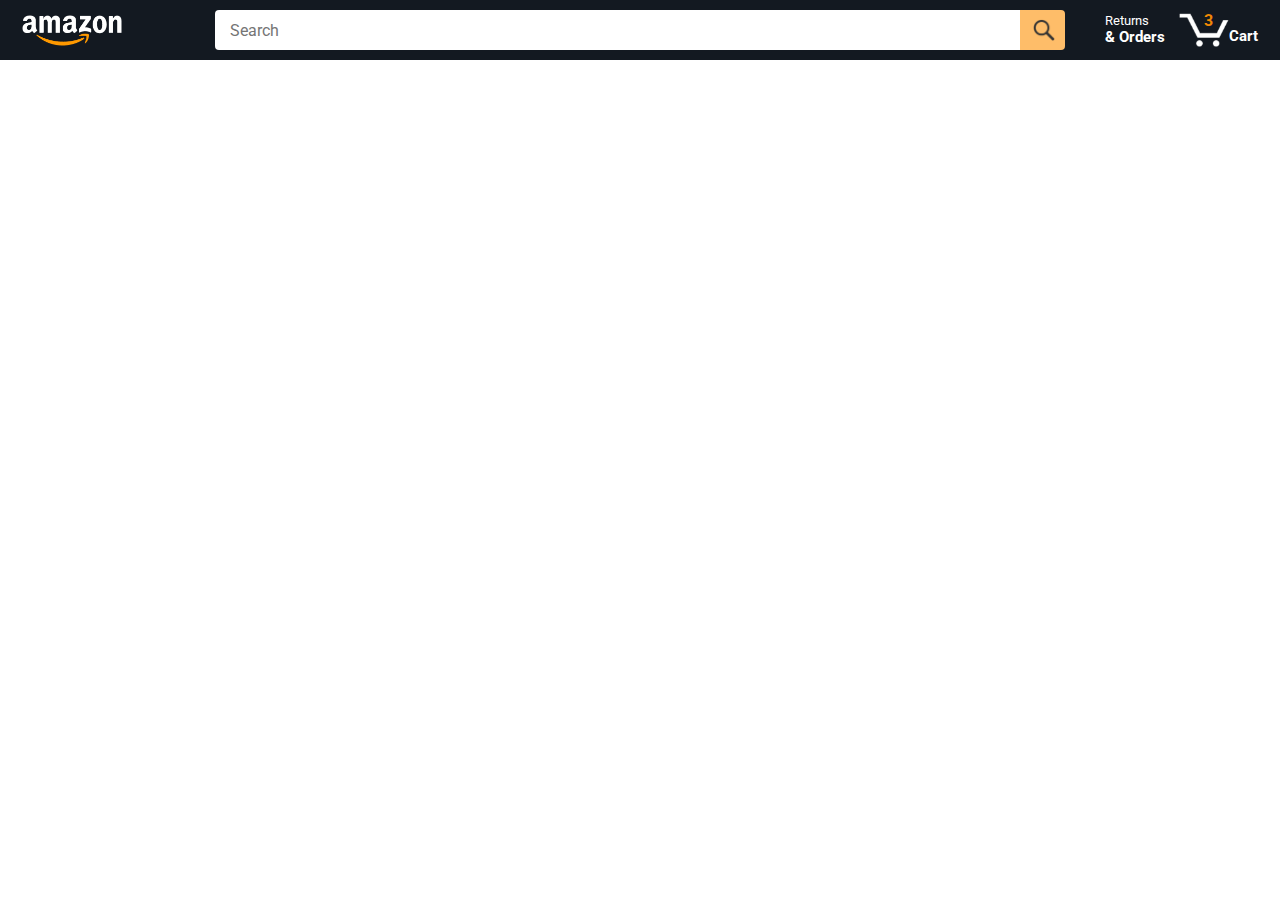
<file: index.html>
<!DOCTYPE html>
<html>
  <head>
    <title>Amazon Project</title>

    <!-- This code is needed for responsive design to work.
      (Responsive design = make the website look good on
      smaller screen sizes like a phone or a tablet). -->
    <meta name="viewport" content="width=device-width, initial-scale=1">
    x
    <!-- Load a font called Roboto from Google Fonts. -->
    <link rel="preconnect" href="https://fonts.googleapis.com">
    <link rel="preconnect" href="https://fonts.gstatic.com" crossorigin>
    <link href="https://fonts.googleapis.com/css2?family=Roboto:wght@400;500;700&display=swap" rel="stylesheet">

    <!-- Here are the CSS files for this page. -->
    <link rel="stylesheet" href="styles/shared/general.css">
    <link rel="stylesheet" href="styles/shared/amazon-header.css">
    <link rel="stylesheet" href="styles/pages/amazon.css">
  </head>
  <body>
    <div class="amazon-header">
      <div class="amazon-header-left-section">
        <a href="index.html" class="header-link">
          <img class="amazon-logo"
            src="images/amazon-logo-white.png">
          <img class="amazon-mobile-logo"
            src="images/amazon-mobile-logo-white.png">
        </a>
      </div>

      <div class="amazon-header-middle-section">
        <input class="search-bar" type="text" placeholder="Search">

        <button class="search-button">
          <img class="search-icon" src="images/icons/search-icon.png">
        </button>
      </div>

      <div class="amazon-header-right-section">
        <a class="orders-link header-link" href="orders.html">
          <span class="returns-text">Returns</span>
          <span class="orders-text">& Orders</span>
        </a>

        <a class="cart-link header-link" href="checkout.html">
          <img class="cart-icon" src="images/icons/cart-icon.png">
          <div class="cart-quantity js-cart-quantity"></div>
          <div class="cart-text">Cart</div>
        </a>
      </div>
    </div> 
    
    <div class="main">
      <div class="products-grid js-products-grid"><!---->
      </div>
    </div>

    <!--CREATING A MODULE
    1. Create a file
    2. Don't load the file with <script> 
      
      Modules are a better way to organize our code
      -->
    

    <script type="module" src="scripts/amazon.js"></script>
  </body>
</html>
</file>
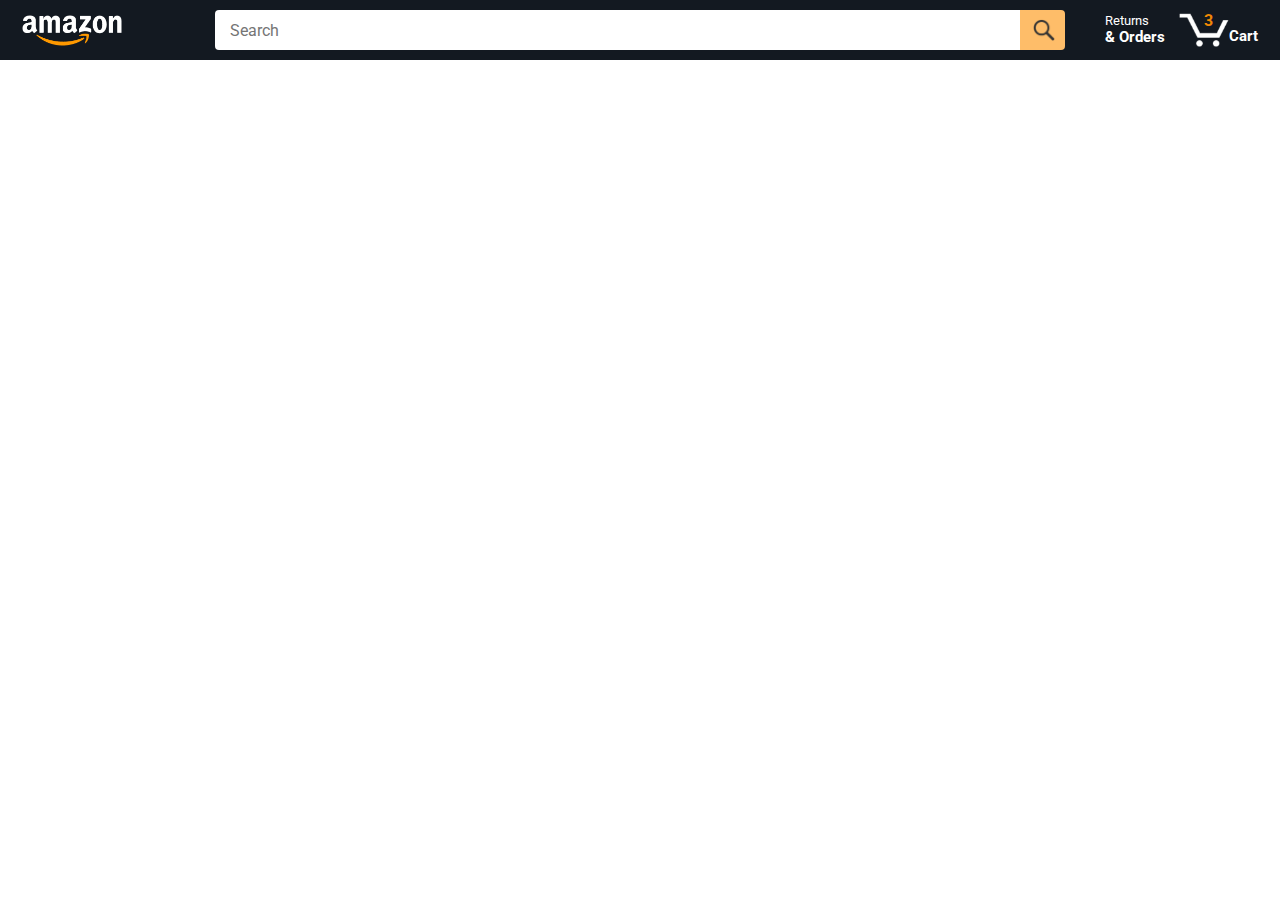
<file: amazon.html>
<!DOCTYPE html>
<html>
  <head>
    <title>Amazon Project</title>

    <!-- This code is needed for responsive design to work.
      (Responsive design = make the website look good on
      smaller screen sizes like a phone or a tablet). -->
    <meta name="viewport" content="width=device-width, initial-scale=1">

    <!-- Load a font called Roboto from Google Fonts. -->
    <link rel="preconnect" href="https://fonts.googleapis.com">
    <link rel="preconnect" href="https://fonts.gstatic.com" crossorigin>
    <link href="https://fonts.googleapis.com/css2?family=Roboto:wght@400;500;700&display=swap" rel="stylesheet">

    <!-- Here are the CSS files for this page. -->
    <link rel="stylesheet" href="styles/shared/general.css">
    <link rel="stylesheet" href="styles/shared/amazon-header.css">
    <link rel="stylesheet" href="styles/pages/amazon.css">
  </head>
  <body>
    <div class="amazon-header">
      <div class="amazon-header-left-section">
        <a href="amazon.html" class="header-link">
          <img class="amazon-logo"
            src="images/amazon-logo-white.png">
          <img class="amazon-mobile-logo"
            src="images/amazon-mobile-logo-white.png">
        </a>
      </div>

      <div class="amazon-header-middle-section">
        <input class="search-bar" type="text" placeholder="Search">

        <button class="search-button">
          <img class="search-icon" src="images/icons/search-icon.png">
        </button>
      </div>

      <div class="amazon-header-right-section">
        <a class="orders-link header-link" href="orders.html">
          <span class="returns-text">Returns</span>
          <span class="orders-text">& Orders</span>
        </a>

        <a class="cart-link header-link" href="checkout.html">
          <img class="cart-icon" src="images/icons/cart-icon.png">
          <div class="cart-quantity js-cart-quantity"></div>
          <div class="cart-text">Cart</div>
        </a>
      </div>
    </div> 
    
    <div class="main">
      <div class="products-grid js-products-grid"><!---->
      </div>
    </div>

    <!--CREATING A MODULE
    1. Create a file
    2. Don't load the file with <script> 
      
      Modules are a better way to organize our code
      -->
    

    <script type="module" src="scripts/amazon.js"></script>
  </body>
</html>
</file>
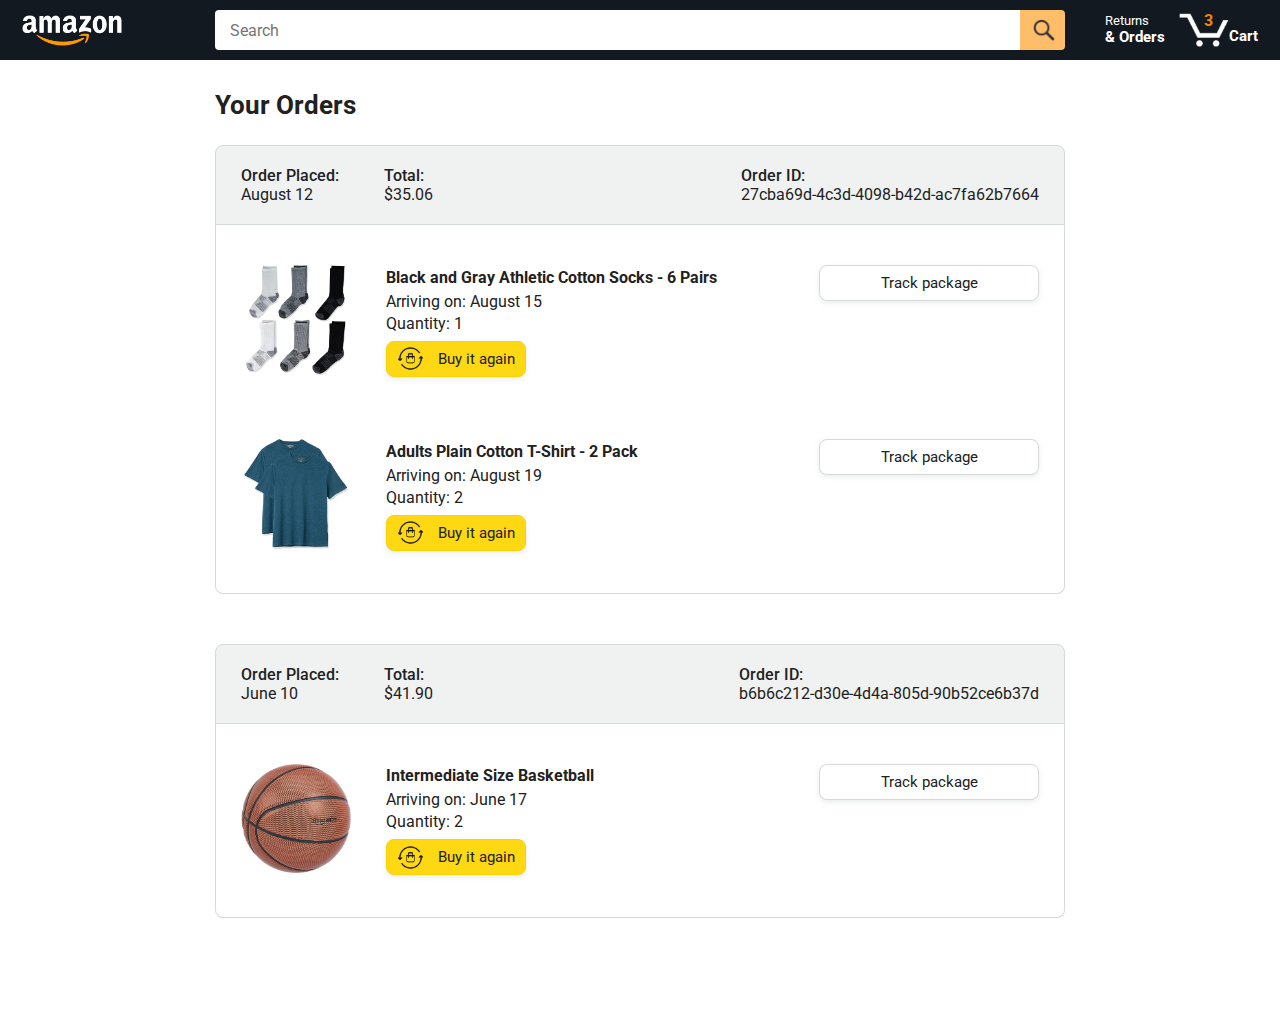
<file: orders.html>
<!DOCTYPE html>
<html>
  <head>
    <title>Orders</title>

    <!-- This code is needed for responsive design to work.
      (Responsive design = make the website look good on
      smaller screen sizes like a phone or a tablet). -->
    <meta name="viewport" content="width=device-width, initial-scale=1">

    <!-- Load a font called Roboto from Google Fonts. -->
    <link rel="preconnect" href="https://fonts.googleapis.com">
    <link rel="preconnect" href="https://fonts.gstatic.com" crossorigin>
    <link href="https://fonts.googleapis.com/css2?family=Roboto:wght@400;500;700&display=swap" rel="stylesheet">

    <!-- Here are the CSS files for this page. -->
    <link rel="stylesheet" href="styles/shared/general.css">
    <link rel="stylesheet" href="styles/shared/amazon-header.css">
    <link rel="stylesheet" href="styles/pages/orders.css">
  </head>
  <body>
    <div class="amazon-header">
      <div class="amazon-header-left-section">
        <a href="amazon.html" class="header-link">
          <img class="amazon-logo"
            src="images/amazon-logo-white.png">
          <img class="amazon-mobile-logo"
            src="images/amazon-mobile-logo-white.png">
        </a>
      </div>

      <div class="amazon-header-middle-section">
        <input class="search-bar" type="text" placeholder="Search">

        <button class="search-button">
          <img class="search-icon" src="images/icons/search-icon.png">
        </button>
      </div>

      <div class="amazon-header-right-section">
        <a class="orders-link header-link" href="orders.html">
          <span class="returns-text">Returns</span>
          <span class="orders-text">& Orders</span>
        </a>

        <a class="cart-link header-link" href="checkout.html">
          <img class="cart-icon" src="images/icons/cart-icon.png">
          <div class="cart-quantity">3</div>
          <div class="cart-text">Cart</div>
        </a>
      </div>
    </div>

    <div class="main">
      <div class="page-title">Your Orders</div>

      <div class="orders-grid">
        <div class="order-container">
          
          <div class="order-header">
            <div class="order-header-left-section">
              <div class="order-date">
                <div class="order-header-label">Order Placed:</div>
                <div>August 12</div>
              </div>
              <div class="order-total">
                <div class="order-header-label">Total:</div>
                <div>$35.06</div>
              </div>
            </div>

            <div class="order-header-right-section">
              <div class="order-header-label">Order ID:</div>
              <div>27cba69d-4c3d-4098-b42d-ac7fa62b7664</div>
            </div>
          </div>

          <div class="order-details-grid">
            <div class="product-image-container">
              <img src="images/products/athletic-cotton-socks-6-pairs.jpg">
            </div>

            <div class="product-details">
              <div class="product-name">
                Black and Gray Athletic Cotton Socks - 6 Pairs
              </div>
              <div class="product-delivery-date">
                Arriving on: August 15
              </div>
              <div class="product-quantity">
                Quantity: 1
              </div>
              <button class="buy-again-button button-primary">
                <img class="buy-again-icon" src="images/icons/buy-again.png">
                <span class="buy-again-message">Buy it again</span>
              </button>
            </div>

            <div class="product-actions">
              <a href="tracking.html">
                <button class="track-package-button button-secondary">
                  Track package
                </button>
              </a>
            </div>

            <div class="product-image-container">
              <img src="images/products/adults-plain-cotton-tshirt-2-pack-teal.jpg">
            </div>

            <div class="product-details">
              <div class="product-name">
                Adults Plain Cotton T-Shirt - 2 Pack
              </div>
              <div class="product-delivery-date">
                Arriving on: August 19
              </div>
              <div class="product-quantity">
                Quantity: 2
              </div>
              <button class="buy-again-button button-primary">
                <img class="buy-again-icon" src="images/icons/buy-again.png">
                <span class="buy-again-message">Buy it again</span>
              </button>
            </div>

            <div class="product-actions">
              <a href="tracking.html">
                <button class="track-package-button button-secondary">
                  Track package
                </button>
              </a>
            </div>
          </div>
        </div>

        <div class="order-container">

          <div class="order-header">
            <div class="order-header-left-section">
              <div class="order-date">
                <div class="order-header-label">Order Placed:</div>
                <div>June 10</div>
              </div>
              <div class="order-total">
                <div class="order-header-label">Total:</div>
                <div>$41.90</div>
              </div>
            </div>

            <div class="order-header-right-section">
              <div class="order-header-label">Order ID:</div>
              <div>b6b6c212-d30e-4d4a-805d-90b52ce6b37d</div>
            </div>
          </div>

          <div class="order-details-grid">
            <div class="product-image-container">
              <img src="images/products/intermediate-composite-basketball.jpg">
            </div>

            <div class="product-details">
              <div class="product-name">
                Intermediate Size Basketball
              </div>
              <div class="product-delivery-date">
                Arriving on: June 17
              </div>
              <div class="product-quantity">
                Quantity: 2
              </div>
              <button class="buy-again-button button-primary">
                <img class="buy-again-icon" src="images/icons/buy-again.png">
                <span class="buy-again-message">Buy it again</span>
              </button>
            </div>

            <div class="product-actions">
              <a href="tracking.html?orderId=123&productId=456">
                <button class="track-package-button button-secondary">
                  Track package
                </button>
              </a>
            </div>
          </div>
        </div>
      </div>
    </div>
  </body>
</html>
</file>
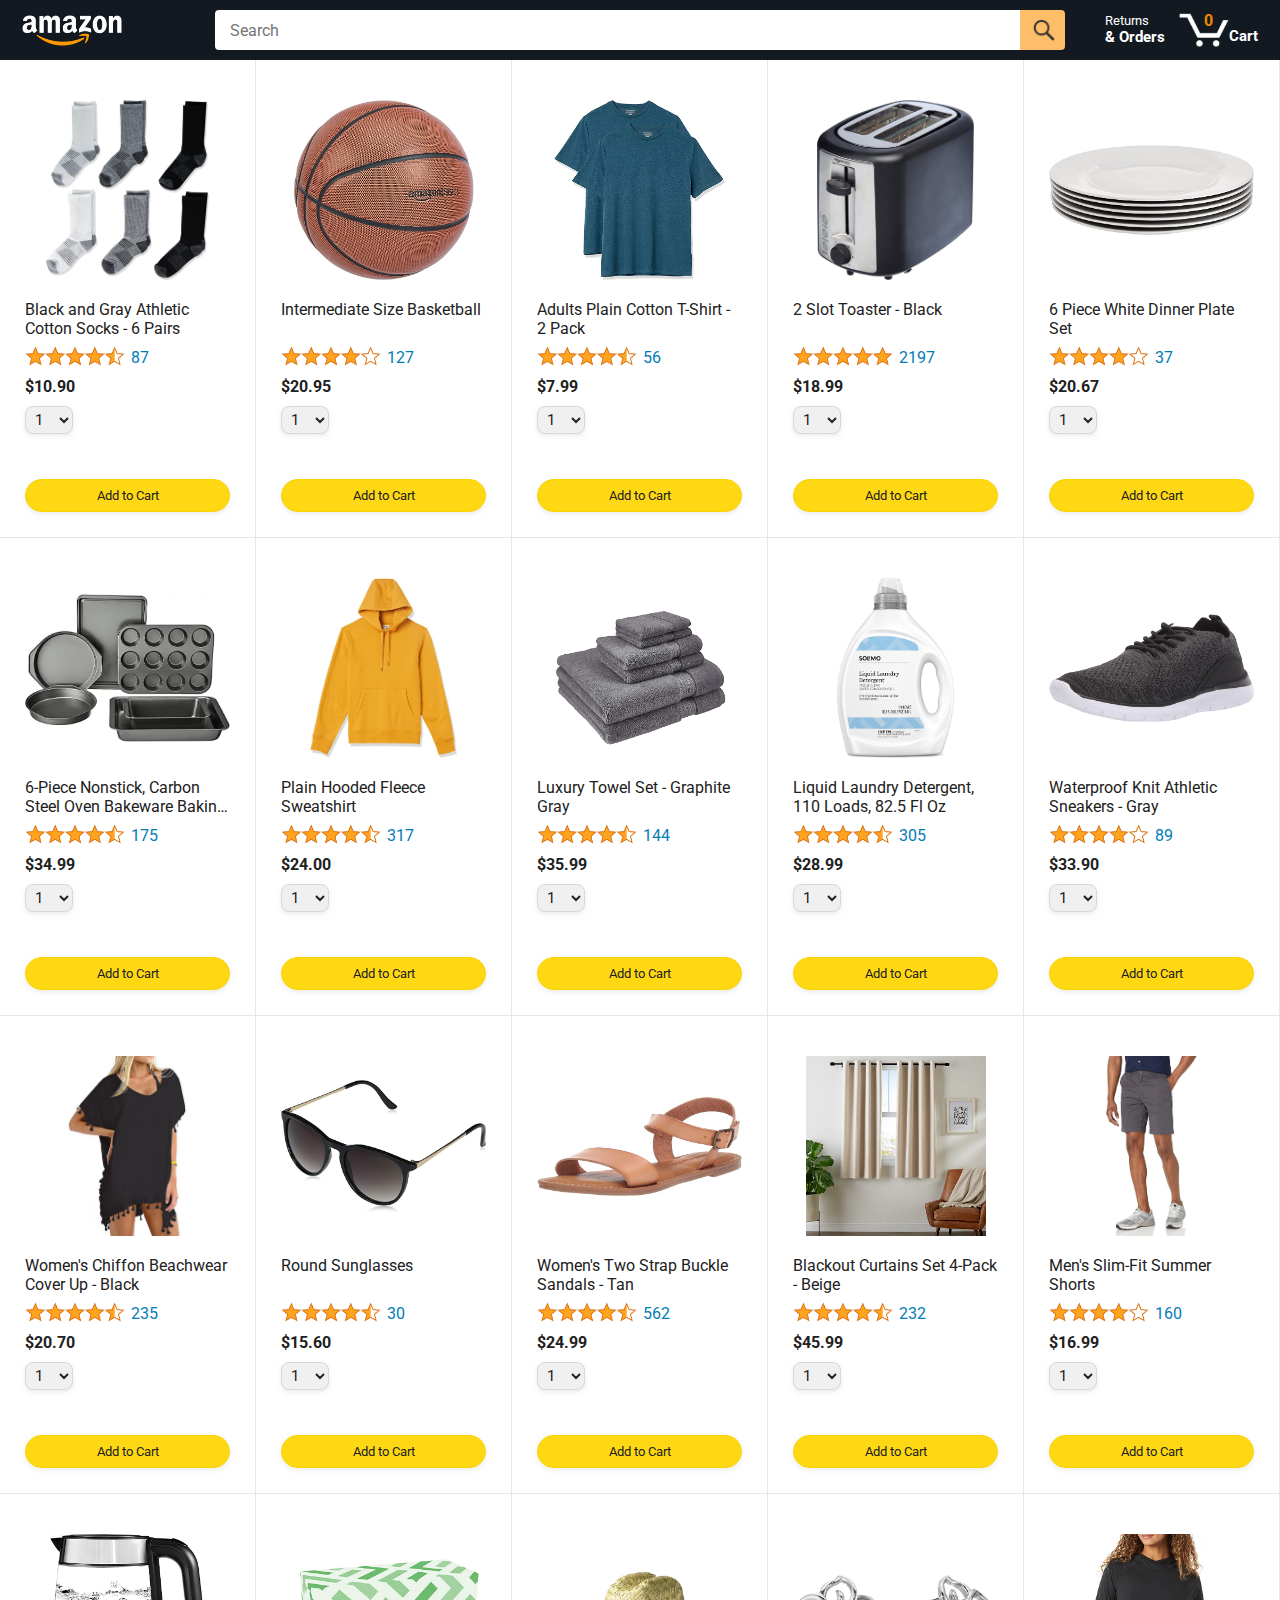
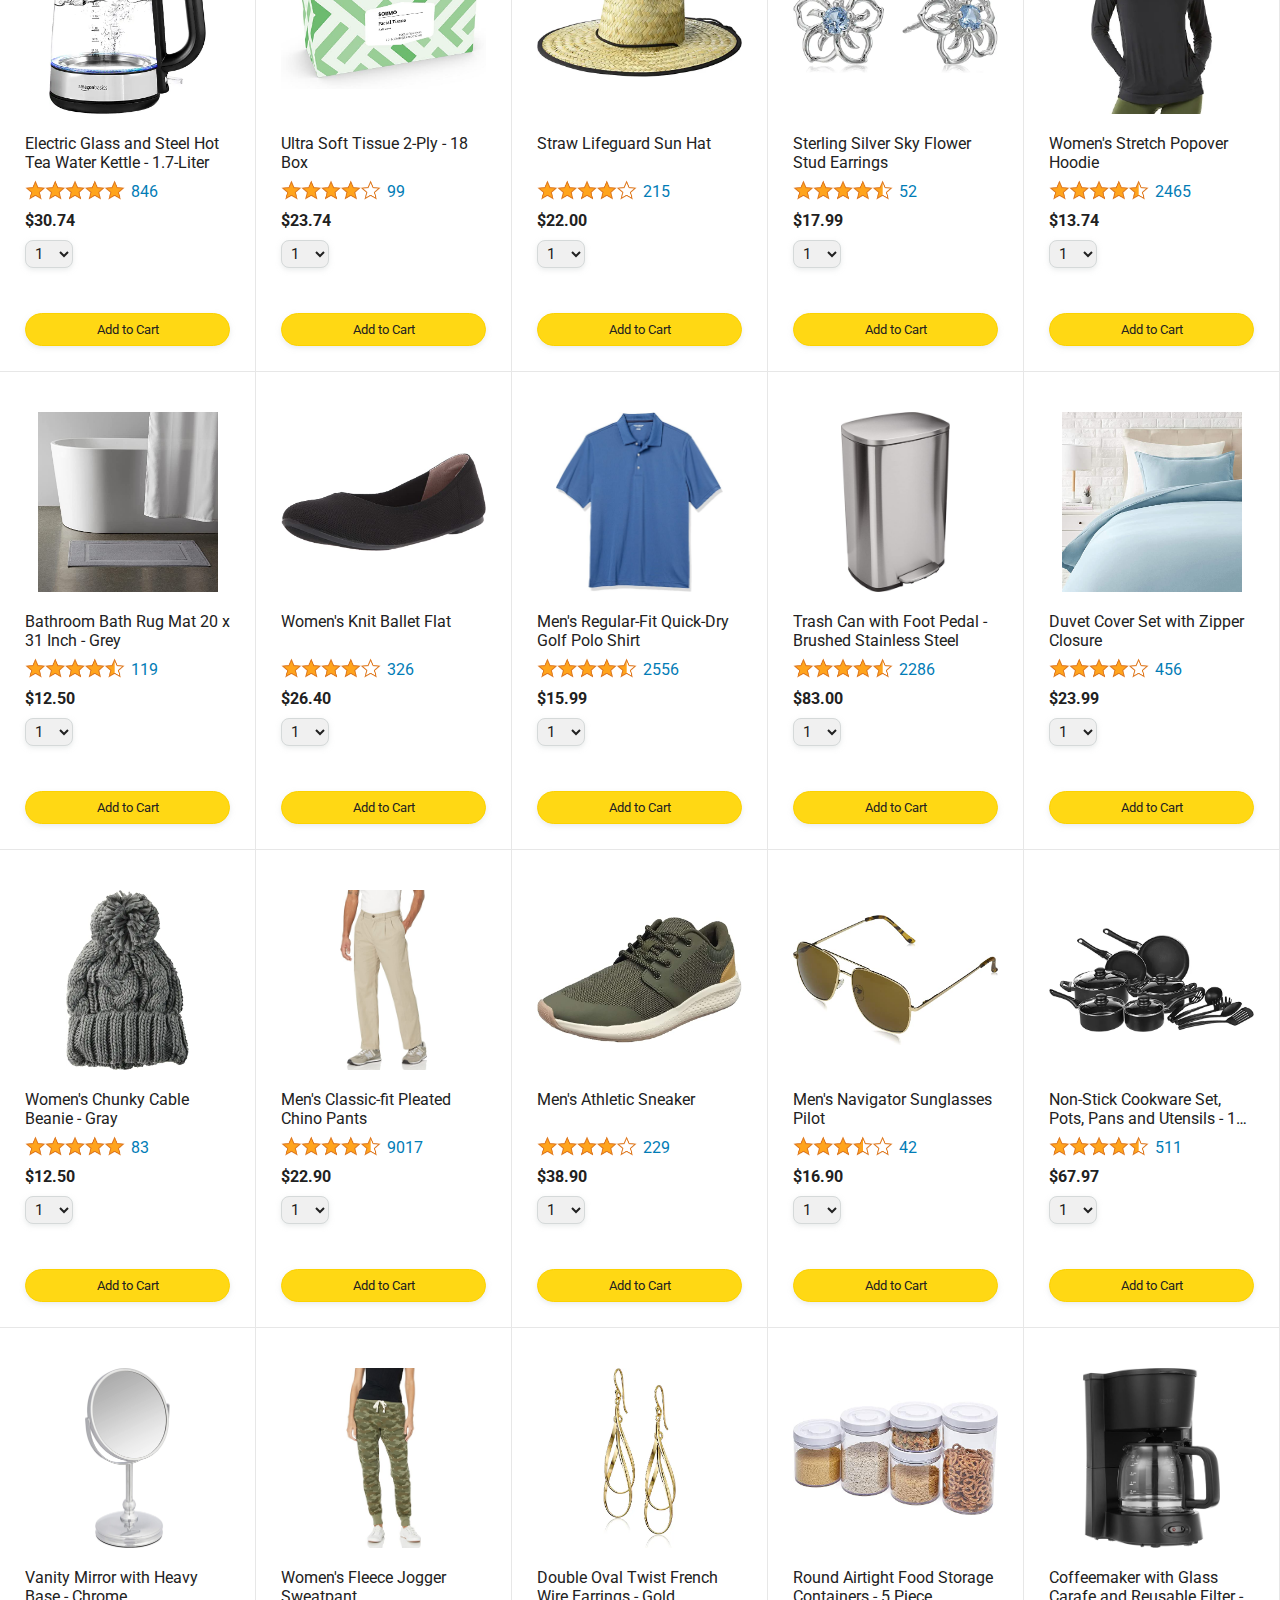
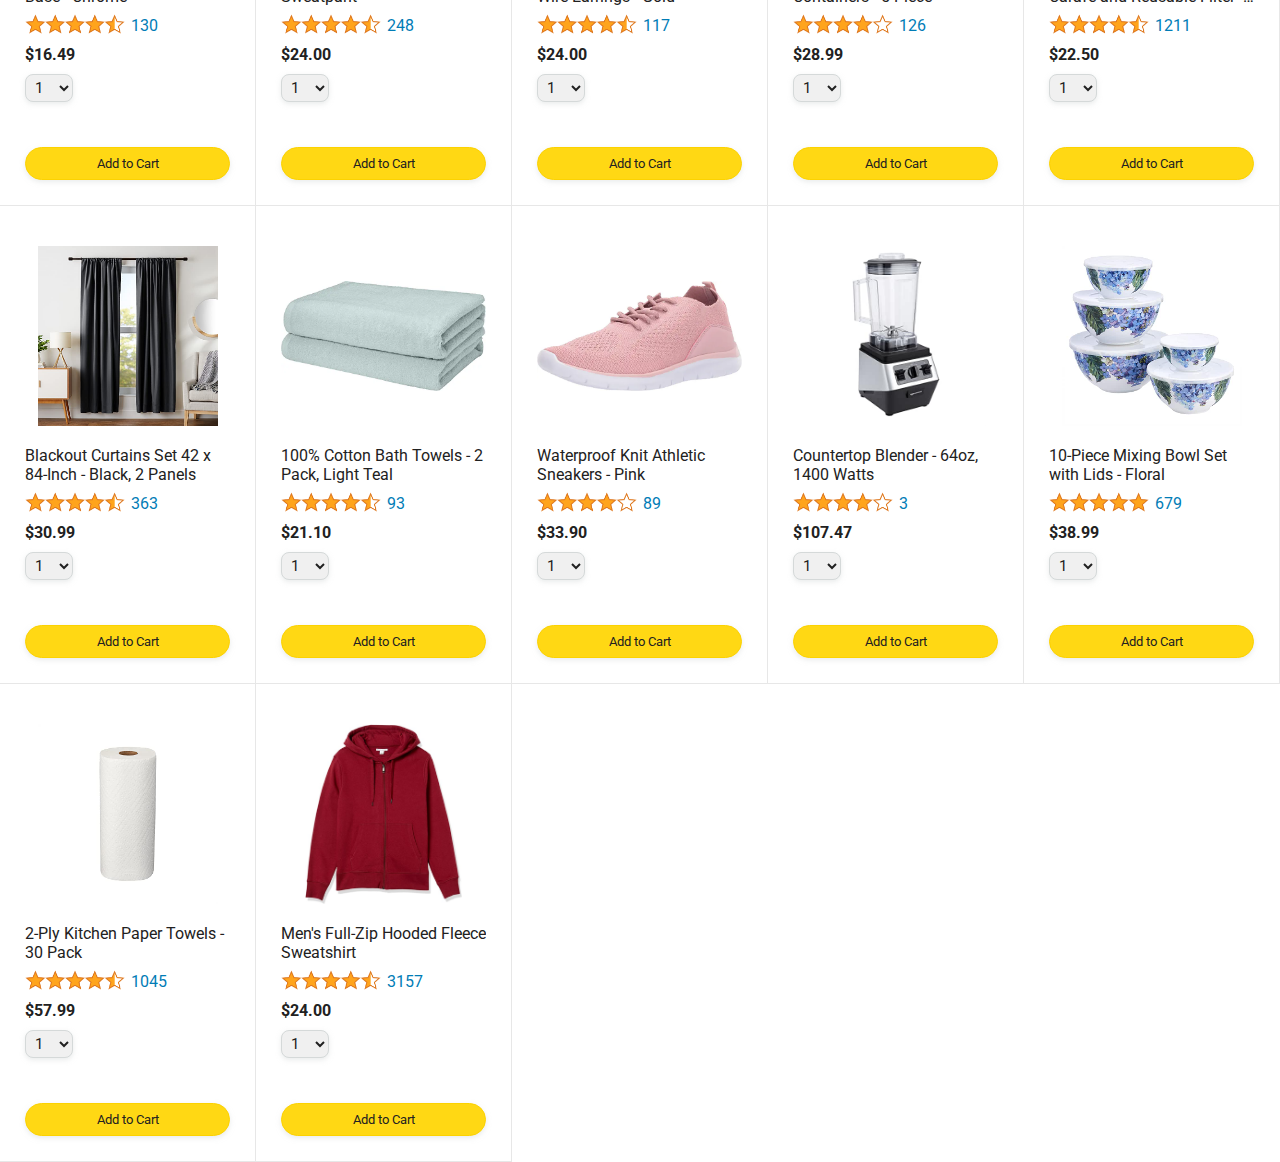
<file: javascript-amazon-project-main copy/amazon.html>
<!DOCTYPE html>
<html>
  <head>
    <title>Amazon Project</title>

    <!-- This code is needed for responsive design to work.
      (Responsive design = make the website look good on
      smaller screen sizes like a phone or a tablet). -->
    <meta name="viewport" content="width=device-width, initial-scale=1">

    <!-- Load a font called Roboto from Google Fonts. -->
    <link rel="preconnect" href="https://fonts.googleapis.com">
    <link rel="preconnect" href="https://fonts.gstatic.com" crossorigin>
    <link href="https://fonts.googleapis.com/css2?family=Roboto:wght@400;500;700&display=swap" rel="stylesheet">

    <!-- Here are the CSS files for this page. -->
    <link rel="stylesheet" href="styles/shared/general.css">
    <link rel="stylesheet" href="styles/shared/amazon-header.css">
    <link rel="stylesheet" href="styles/pages/amazon.css">
  </head>
  <body>
    <div class="amazon-header">
      <div class="amazon-header-left-section">
        <a href="amazon.html" class="header-link">
          <img class="amazon-logo"
            src="images/amazon-logo-white.png">
          <img class="amazon-mobile-logo"
            src="images/amazon-mobile-logo-white.png">
        </a>
      </div>

      <div class="amazon-header-middle-section">
        <input class="search-bar" type="text" placeholder="Search">

        <button class="search-button">
          <img class="search-icon" src="images/icons/search-icon.png">
        </button>
      </div>

      <div class="amazon-header-right-section">
        <a class="orders-link header-link" href="orders.html">
          <span class="returns-text">Returns</span>
          <span class="orders-text">& Orders</span>
        </a>

        <a class="cart-link header-link" href="checkout.html">
          <img class="cart-icon" src="images/icons/cart-icon.png">
          <div class="cart-quantity js-cart-quantity">0</div>
          <div class="cart-text">Cart</div>
        </a>
      </div>
    </div>
    
    <div class="main">
      <div class="products-grid js-products-grid"><!---->
      </div>
    </div>

    <script src="data/cart.js"></script>
    <script src="data/products.js"></script>
    <script src="scripts/amazon.js"></script>
  </body>
</html>
</file>
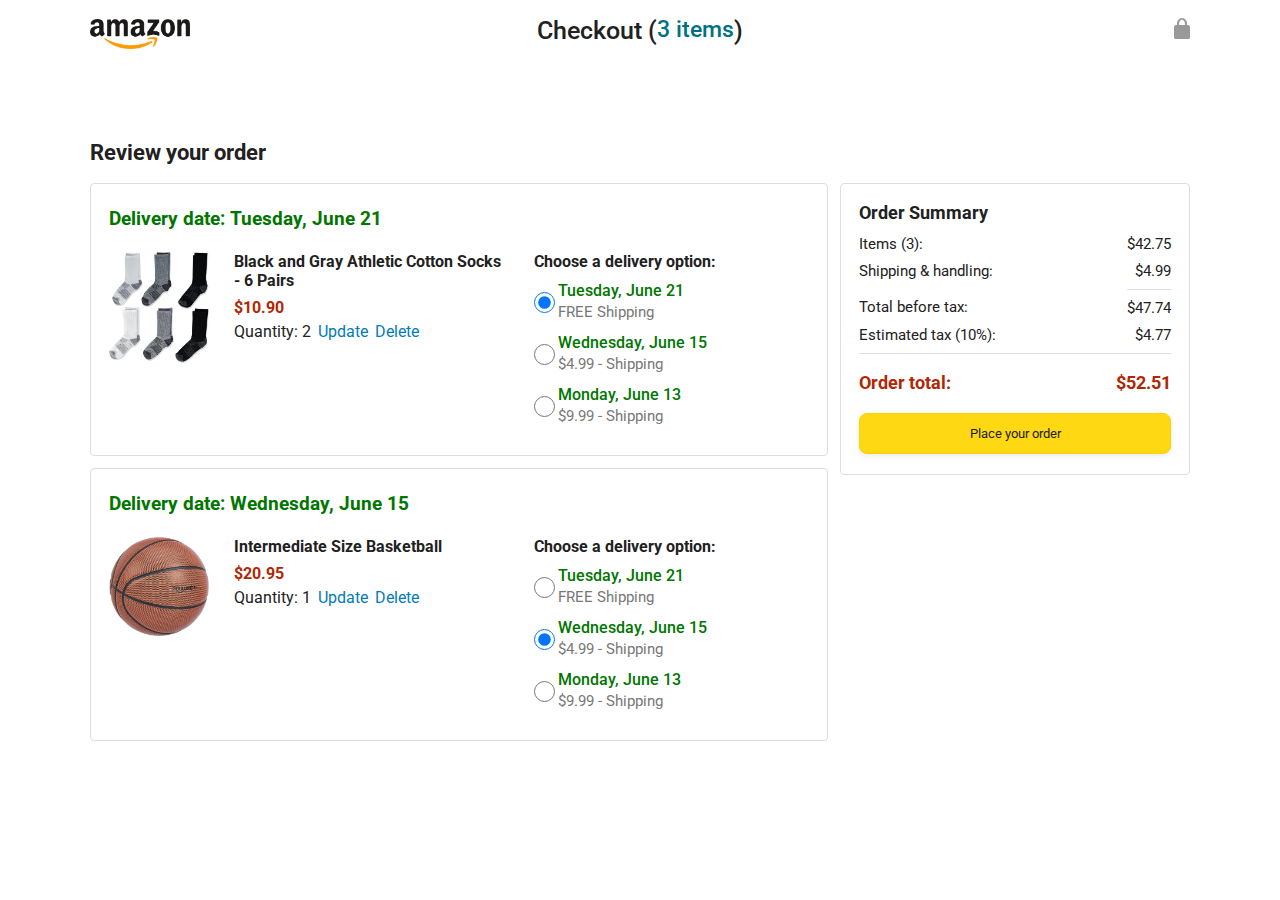
<file: javascript-amazon-project-main copy/checkout.html>
<!DOCTYPE html>
<html>
  <head>
    <title>Checkout</title>

    <!-- This code is needed for responsive design to work.
      (Responsive design = make the website look good on
      smaller screen sizes like a phone or a tablet). -->
    <meta name="viewport" content="width=device-width, initial-scale=1">

    <!-- Load a font called Roboto from Google Fonts. -->
    <link rel="preconnect" href="https://fonts.googleapis.com">
    <link rel="preconnect" href="https://fonts.gstatic.com" crossorigin>
    <link href="https://fonts.googleapis.com/css2?family=Roboto:wght@400;500;700&display=swap" rel="stylesheet">

    <!-- Here are the CSS files for this page. -->
    <link rel="stylesheet" href="styles/shared/general.css">
    <link rel="stylesheet" href="styles/pages/checkout/checkout-header.css">
    <link rel="stylesheet" href="styles/pages/checkout/checkout.css">
  </head>
  <body>
    <div class="checkout-header">
      <div class="header-content">
        <div class="checkout-header-left-section">
          <a href="amazon.html">
            <img class="amazon-logo" src="images/amazon-logo.png">
            <img class="amazon-mobile-logo" src="images/amazon-mobile-logo.png">
          </a>
        </div>

        <div class="checkout-header-middle-section">
          Checkout (<a class="return-to-home-link"
            href="amazon.html">3 items</a>)
        </div>

        <div class="checkout-header-right-section">
          <img src="images/icons/checkout-lock-icon.png">
        </div>
      </div>
    </div>

    <div class="main">
      <div class="page-title">Review your order</div>

      <div class="checkout-grid">
        <div class="order-summary">
          <div class="cart-item-container">
            <div class="delivery-date">
              Delivery date: Tuesday, June 21
            </div>

            <div class="cart-item-details-grid">
              <img class="product-image"
                src="images/products/athletic-cotton-socks-6-pairs.jpg">

              <div class="cart-item-details">
                <div class="product-name">
                  Black and Gray Athletic Cotton Socks - 6 Pairs
                </div>
                <div class="product-price">
                  $10.90
                </div>
                <div class="product-quantity">
                  <span>
                    Quantity: <span class="quantity-label">2</span>
                  </span>
                  <span class="update-quantity-link link-primary">
                    Update
                  </span>
                  <span class="delete-quantity-link link-primary">
                    Delete
                  </span>
                </div>
              </div>

              <div class="delivery-options">
                <div class="delivery-options-title">
                  Choose a delivery option:
                </div>
                <div class="delivery-option">
                  <input type="radio" checked
                    class="delivery-option-input"
                    name="delivery-option-1">
                  <div>
                    <div class="delivery-option-date">
                      Tuesday, June 21
                    </div>
                    <div class="delivery-option-price">
                      FREE Shipping
                    </div>
                  </div>
                </div>
                <div class="delivery-option">
                  <input type="radio"
                    class="delivery-option-input"
                    name="delivery-option-1">
                  <div>
                    <div class="delivery-option-date">
                      Wednesday, June 15
                    </div>
                    <div class="delivery-option-price">
                      $4.99 - Shipping
                    </div>
                  </div>
                </div>
                <div class="delivery-option">
                  <input type="radio"
                    class="delivery-option-input"
                    name="delivery-option-1">
                  <div>
                    <div class="delivery-option-date">
                      Monday, June 13
                    </div>
                    <div class="delivery-option-price">
                      $9.99 - Shipping
                    </div>
                  </div>
                </div>
              </div>
            </div>
          </div>

          <div class="cart-item-container">
            <div class="delivery-date">
              Delivery date: Wednesday, June 15
            </div>

            <div class="cart-item-details-grid">
              <img class="product-image"
                src="images/products/intermediate-composite-basketball.jpg">

              <div class="cart-item-details">
                <div class="product-name">
                  Intermediate Size Basketball
                </div>
                <div class="product-price">
                  $20.95
                </div>
                <div class="product-quantity">
                  <span>
                    Quantity: <span class="quantity-label">1</span>
                  </span>
                  <span class="update-quantity-link link-primary">
                    Update
                  </span>
                  <span class="delete-quantity-link link-primary">
                    Delete
                  </span>
                </div>
              </div>

              <div class="delivery-options">
                <div class="delivery-options-title">
                  Choose a delivery option:
                </div>

                <div class="delivery-option">
                  <input type="radio" class="delivery-option-input"
                    name="delivery-option-2">
                  <div>
                    <div class="delivery-option-date">
                      Tuesday, June 21
                    </div>
                    <div class="delivery-option-price">
                      FREE Shipping
                    </div>
                  </div>
                </div>
                <div class="delivery-option">
                  <input type="radio" checked class="delivery-option-input"
                    name="delivery-option-2">
                  <div>
                    <div class="delivery-option-date">
                      Wednesday, June 15
                    </div>
                    <div class="delivery-option-price">
                      $4.99 - Shipping
                    </div>
                  </div>
                </div>
                <div class="delivery-option">
                  <input type="radio" class="delivery-option-input"
                    name="delivery-option-2">
                  <div>
                    <div class="delivery-option-date">
                      Monday, June 13
                    </div>
                    <div class="delivery-option-price">
                      $9.99 - Shipping
                    </div>
                  </div>
                </div>
              </div>
            </div>
          </div>
        </div>

        <div class="payment-summary">
          <div class="payment-summary-title">
            Order Summary
          </div>

          <div class="payment-summary-row">
            <div>Items (3):</div>
            <div class="payment-summary-money">$42.75</div>
          </div>

          <div class="payment-summary-row">
            <div>Shipping &amp; handling:</div>
            <div class="payment-summary-money">$4.99</div>
          </div>

          <div class="payment-summary-row subtotal-row">
            <div>Total before tax:</div>
            <div class="payment-summary-money">$47.74</div>
          </div>

          <div class="payment-summary-row">
            <div>Estimated tax (10%):</div>
            <div class="payment-summary-money">$4.77</div>
          </div>

          <div class="payment-summary-row total-row">
            <div>Order total:</div>
            <div class="payment-summary-money">$52.51</div>
          </div>

          <button class="place-order-button button-primary">
            Place your order
          </button>
        </div>
      </div>
    </div>
  </body>
</html>
</file>
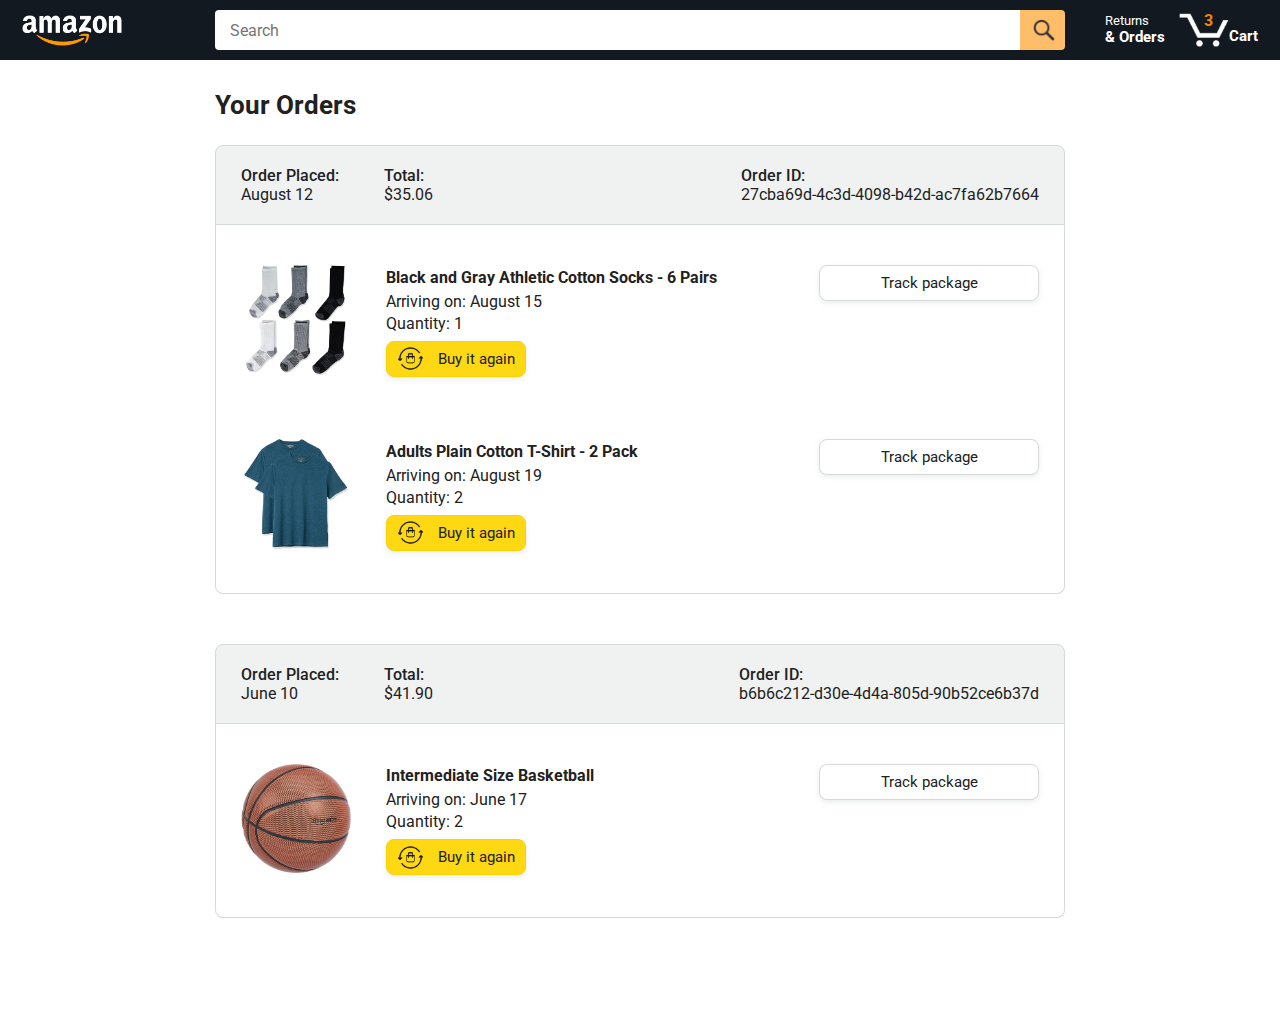
<file: javascript-amazon-project-main copy/orders.html>
<!DOCTYPE html>
<html>
  <head>
    <title>Orders</title>

    <!-- This code is needed for responsive design to work.
      (Responsive design = make the website look good on
      smaller screen sizes like a phone or a tablet). -->
    <meta name="viewport" content="width=device-width, initial-scale=1">

    <!-- Load a font called Roboto from Google Fonts. -->
    <link rel="preconnect" href="https://fonts.googleapis.com">
    <link rel="preconnect" href="https://fonts.gstatic.com" crossorigin>
    <link href="https://fonts.googleapis.com/css2?family=Roboto:wght@400;500;700&display=swap" rel="stylesheet">

    <!-- Here are the CSS files for this page. -->
    <link rel="stylesheet" href="styles/shared/general.css">
    <link rel="stylesheet" href="styles/shared/amazon-header.css">
    <link rel="stylesheet" href="styles/pages/orders.css">
  </head>
  <body>
    <div class="amazon-header">
      <div class="amazon-header-left-section">
        <a href="amazon.html" class="header-link">
          <img class="amazon-logo"
            src="images/amazon-logo-white.png">
          <img class="amazon-mobile-logo"
            src="images/amazon-mobile-logo-white.png">
        </a>
      </div>

      <div class="amazon-header-middle-section">
        <input class="search-bar" type="text" placeholder="Search">

        <button class="search-button">
          <img class="search-icon" src="images/icons/search-icon.png">
        </button>
      </div>

      <div class="amazon-header-right-section">
        <a class="orders-link header-link" href="orders.html">
          <span class="returns-text">Returns</span>
          <span class="orders-text">& Orders</span>
        </a>

        <a class="cart-link header-link" href="checkout.html">
          <img class="cart-icon" src="images/icons/cart-icon.png">
          <div class="cart-quantity">3</div>
          <div class="cart-text">Cart</div>
        </a>
      </div>
    </div>

    <div class="main">
      <div class="page-title">Your Orders</div>

      <div class="orders-grid">
        <div class="order-container">
          
          <div class="order-header">
            <div class="order-header-left-section">
              <div class="order-date">
                <div class="order-header-label">Order Placed:</div>
                <div>August 12</div>
              </div>
              <div class="order-total">
                <div class="order-header-label">Total:</div>
                <div>$35.06</div>
              </div>
            </div>

            <div class="order-header-right-section">
              <div class="order-header-label">Order ID:</div>
              <div>27cba69d-4c3d-4098-b42d-ac7fa62b7664</div>
            </div>
          </div>

          <div class="order-details-grid">
            <div class="product-image-container">
              <img src="images/products/athletic-cotton-socks-6-pairs.jpg">
            </div>

            <div class="product-details">
              <div class="product-name">
                Black and Gray Athletic Cotton Socks - 6 Pairs
              </div>
              <div class="product-delivery-date">
                Arriving on: August 15
              </div>
              <div class="product-quantity">
                Quantity: 1
              </div>
              <button class="buy-again-button button-primary">
                <img class="buy-again-icon" src="images/icons/buy-again.png">
                <span class="buy-again-message">Buy it again</span>
              </button>
            </div>

            <div class="product-actions">
              <a href="tracking.html">
                <button class="track-package-button button-secondary">
                  Track package
                </button>
              </a>
            </div>

            <div class="product-image-container">
              <img src="images/products/adults-plain-cotton-tshirt-2-pack-teal.jpg">
            </div>

            <div class="product-details">
              <div class="product-name">
                Adults Plain Cotton T-Shirt - 2 Pack
              </div>
              <div class="product-delivery-date">
                Arriving on: August 19
              </div>
              <div class="product-quantity">
                Quantity: 2
              </div>
              <button class="buy-again-button button-primary">
                <img class="buy-again-icon" src="images/icons/buy-again.png">
                <span class="buy-again-message">Buy it again</span>
              </button>
            </div>

            <div class="product-actions">
              <a href="tracking.html">
                <button class="track-package-button button-secondary">
                  Track package
                </button>
              </a>
            </div>
          </div>
        </div>

        <div class="order-container">

          <div class="order-header">
            <div class="order-header-left-section">
              <div class="order-date">
                <div class="order-header-label">Order Placed:</div>
                <div>June 10</div>
              </div>
              <div class="order-total">
                <div class="order-header-label">Total:</div>
                <div>$41.90</div>
              </div>
            </div>

            <div class="order-header-right-section">
              <div class="order-header-label">Order ID:</div>
              <div>b6b6c212-d30e-4d4a-805d-90b52ce6b37d</div>
            </div>
          </div>

          <div class="order-details-grid">
            <div class="product-image-container">
              <img src="images/products/intermediate-composite-basketball.jpg">
            </div>

            <div class="product-details">
              <div class="product-name">
                Intermediate Size Basketball
              </div>
              <div class="product-delivery-date">
                Arriving on: June 17
              </div>
              <div class="product-quantity">
                Quantity: 2
              </div>
              <button class="buy-again-button button-primary">
                <img class="buy-again-icon" src="images/icons/buy-again.png">
                <span class="buy-again-message">Buy it again</span>
              </button>
            </div>

            <div class="product-actions">
              <a href="tracking.html">
                <button class="track-package-button button-secondary">
                  Track package
                </button>
              </a>
            </div>
          </div>
        </div>
      </div>
    </div>
  </body>
</html>
</file>
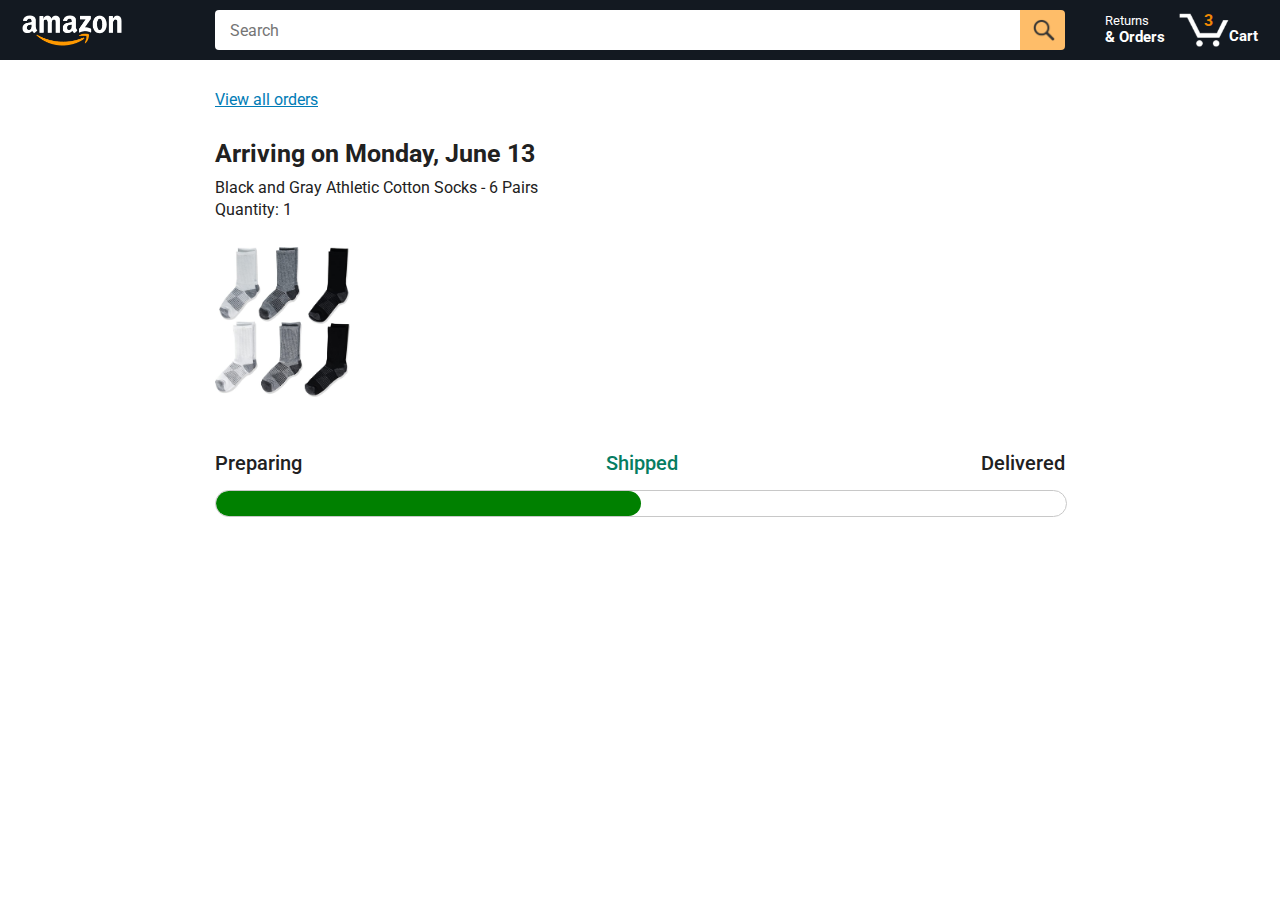
<file: javascript-amazon-project-main copy/tracking.html>
<!DOCTYPE html>
<html>
  <head>
    <title>Tracking</title>

    <!-- This code is needed for responsive design to work.
      (Responsive design = make the website look good on
      smaller screen sizes like a phone or a tablet). -->
    <meta name="viewport" content="width=device-width, initial-scale=1">

    <!-- Load a font called Roboto from Google Fonts. -->
    <link rel="preconnect" href="https://fonts.googleapis.com">
    <link rel="preconnect" href="https://fonts.gstatic.com" crossorigin>
    <link href="https://fonts.googleapis.com/css2?family=Roboto:wght@400;500;700&display=swap" rel="stylesheet">

    <!-- Here are the CSS files for this page. -->
    <link rel="stylesheet" href="styles/shared/general.css">
    <link rel="stylesheet" href="styles/shared/amazon-header.css">
    <link rel="stylesheet" href="styles/pages/tracking.css">
  </head>
  <body>
    <div class="amazon-header">
      <div class="amazon-header-left-section">
        <a href="amazon.html" class="header-link">
          <img class="amazon-logo"
            src="images/amazon-logo-white.png">
          <img class="amazon-mobile-logo"
            src="images/amazon-mobile-logo-white.png">
        </a>
      </div>

      <div class="amazon-header-middle-section">
        <input class="search-bar" type="text" placeholder="Search">

        <button class="search-button">
          <img class="search-icon" src="images/icons/search-icon.png">
        </button>
      </div>

      <div class="amazon-header-right-section">
        <a class="orders-link header-link" href="orders.html">
          <span class="returns-text">Returns</span>
          <span class="orders-text">& Orders</span>
        </a>

        <a class="cart-link header-link" href="checkout.html">
          <img class="cart-icon" src="images/icons/cart-icon.png">
          <div class="cart-quantity">3</div>
          <div class="cart-text">Cart</div>
        </a>
      </div>
    </div>

    <div class="main">
      <div class="order-tracking">
        <a class="back-to-orders-link link-primary" href="orders.html">
          View all orders
        </a>

        <div class="delivery-date">
          Arriving on Monday, June 13
        </div>

        <div class="product-info">
          Black and Gray Athletic Cotton Socks - 6 Pairs
        </div>

        <div class="product-info">
          Quantity: 1
        </div>

        <img class="product-image" src="images/products/athletic-cotton-socks-6-pairs.jpg">

        <div class="progress-labels-container">
          <div class="progress-label">
            Preparing
          </div>
          <div class="progress-label current-status">
            Shipped
          </div>
          <div class="progress-label">
            Delivered
          </div>
        </div>

        <div class="progress-bar-container">
          <div class="progress-bar"></div>
        </div>
      </div>
    </div>
  </body>
</html>
</file>
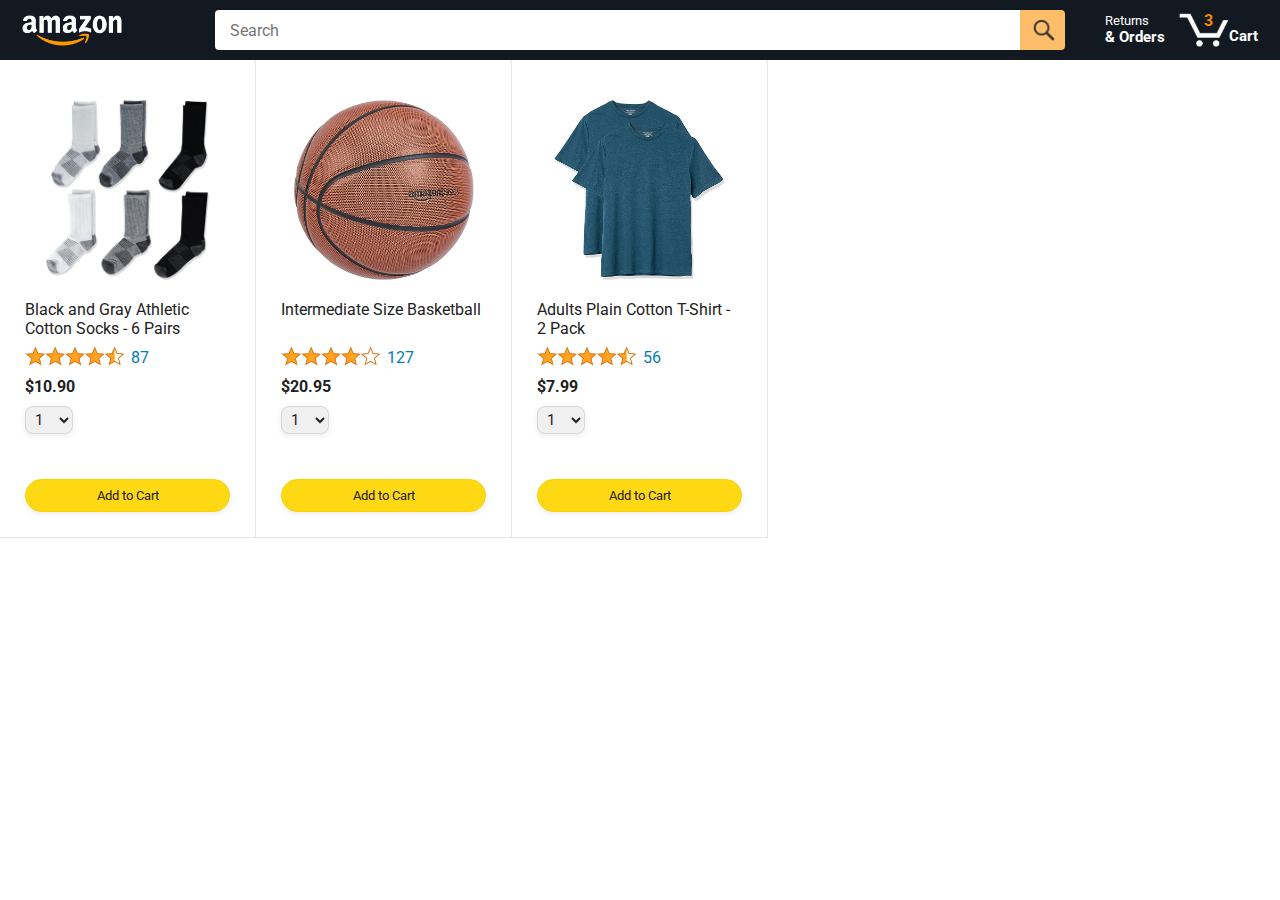
<file: javascript-amazon-project-main/amazon.html>
<!DOCTYPE html>
<html>
  <head>
    <title>Amazon Project</title>

    <!-- This code is needed for responsive design to work.
      (Responsive design = make the website look good on
      smaller screen sizes like a phone or a tablet). -->
    <meta name="viewport" content="width=device-width, initial-scale=1">

    <!-- Load a font called Roboto from Google Fonts. -->
    <link rel="preconnect" href="https://fonts.googleapis.com">
    <link rel="preconnect" href="https://fonts.gstatic.com" crossorigin>
    <link href="https://fonts.googleapis.com/css2?family=Roboto:wght@400;500;700&display=swap" rel="stylesheet">

    <!-- Here are the CSS files for this page. -->
    <link rel="stylesheet" href="styles/shared/general.css">
    <link rel="stylesheet" href="styles/shared/amazon-header.css">
    <link rel="stylesheet" href="styles/pages/amazon.css">
  </head>
  <body>
    <div class="amazon-header">
      <div class="amazon-header-left-section">
        <a href="amazon.html" class="header-link">
          <img class="amazon-logo"
            src="images/amazon-logo-white.png">
          <img class="amazon-mobile-logo"
            src="images/amazon-mobile-logo-white.png">
        </a>
      </div>

      <div class="amazon-header-middle-section">
        <input class="search-bar" type="text" placeholder="Search">

        <button class="search-button">
          <img class="search-icon" src="images/icons/search-icon.png">
        </button>
      </div>

      <div class="amazon-header-right-section">
        <a class="orders-link header-link" href="orders.html">
          <span class="returns-text">Returns</span>
          <span class="orders-text">& Orders</span>
        </a>

        <a class="cart-link header-link" href="checkout.html">
          <img class="cart-icon" src="images/icons/cart-icon.png">
          <div class="cart-quantity">3</div>
          <div class="cart-text">Cart</div>
        </a>
      </div>
    </div>
    
    <div class="main">
      <div class="products-grid">
        <div class="product-container">
          <div class="product-image-container">
            <img class="product-image"
              src="images/products/athletic-cotton-socks-6-pairs.jpg">
          </div>

          <div class="product-name limit-text-to-2-lines">
            Black and Gray Athletic Cotton Socks - 6 Pairs
          </div>

          <div class="product-rating-container">
            <img class="product-rating-stars"
              src="images/ratings/rating-45.png">
            <div class="product-rating-count link-primary">
              87
            </div>
          </div>

          <div class="product-price">
            $10.90
          </div>

          <div class="product-quantity-container">
            <select>
              <option selected value="1">1</option>
              <option value="2">2</option>
              <option value="3">3</option>
              <option value="4">4</option>
              <option value="5">5</option>
              <option value="6">6</option>
              <option value="7">7</option>
              <option value="8">8</option>
              <option value="9">9</option>
              <option value="10">10</option>
            </select>
          </div>

          <div class="product-spacer"></div>

          <div class="added-to-cart">
            <img src="images/icons/checkmark.png">
            Added
          </div>

          <button class="add-to-cart-button button-primary">
            Add to Cart
          </button>
        </div>

        <div class="product-container">
          <div class="product-image-container">
            <img class="product-image"
              src="images/products/intermediate-composite-basketball.jpg">
          </div>

          <div class="product-name limit-text-to-2-lines">
            Intermediate Size Basketball
          </div>

          <div class="product-rating-container">
            <img class="product-rating-stars"
              src="images/ratings/rating-40.png">
            <div class="product-rating-count link-primary">
              127
            </div>
          </div>

          <div class="product-price">
            $20.95
          </div>

          <div class="product-quantity-container">
            <select>
              <option selected value="1">1</option>
              <option value="2">2</option>
              <option value="3">3</option>
              <option value="4">4</option>
              <option value="5">5</option>
              <option value="6">6</option>
              <option value="7">7</option>
              <option value="8">8</option>
              <option value="9">9</option>
              <option value="10">10</option>
            </select>
          </div>

          <div class="product-spacer"></div>

          <div class="added-to-cart">
            <img src="images/icons/checkmark.png">
            Added
          </div>

          <button class="add-to-cart-button button-primary">
            Add to Cart
          </button>
        </div>

        <div class="product-container">
          <div class="product-image-container">
            <img class="product-image"
              src="images/products/adults-plain-cotton-tshirt-2-pack-teal.jpg">
          </div>

          <div class="product-name limit-text-to-2-lines">
            Adults Plain Cotton T-Shirt - 2 Pack
          </div>

          <div class="product-rating-container">
            <img class="product-rating-stars"
              src="images/ratings/rating-45.png">
            <div class="product-rating-count link-primary">
              56
            </div>
          </div>

          <div class="product-price">
            $7.99
          </div>

          <div class="product-quantity-container">
            <select>
              <option selected value="1">1</option>
              <option value="2">2</option>
              <option value="3">3</option>
              <option value="4">4</option>
              <option value="5">5</option>
              <option value="6">6</option>
              <option value="7">7</option>
              <option value="8">8</option>
              <option value="9">9</option>
              <option value="10">10</option>
            </select>
          </div>

          <div class="product-spacer"></div>

          <div class="added-to-cart">
            <img src="images/icons/checkmark.png">
            Added
          </div>

          <button class="add-to-cart-button button-primary">
            Add to Cart
          </button>
        </div>
      </div>
    </div>
  </body>
</html>
</file>
<file: styles/shared/general.css>
body {
  font-family: Roboto, Arial;
  color: rgb(33, 33, 33);
  /* The <body> element has a default margin of 8px
     on all sides. This removes the default margins. */
  margin: 0;
}

/* <p> elements have a default margin on the top
   and bottom. This removes the default margins. */
p {
  margin: 0;
}

button {
  cursor: pointer;
}

select {
  cursor: pointer;
}

input, select, button {
  font-family: Roboto, Arial;
}

.button-primary {
  color: rgb(33, 33, 33);
  background-color: rgb(255, 216, 20);
  border: 1px solid rgb(252, 210, 0);
  border-radius: 8px;
  cursor: pointer;
  box-shadow: 0 2px 5px rgba(213, 217, 217, 0.5);
}

.button-primary:hover {
  background-color: rgb(247, 202, 0);
  border: 1px solid rgb(242, 194, 0);
}

.button-primary:active {
  background: rgb(255, 216, 20);
  border-color: rgb(252, 210, 0);
  box-shadow: none;
}

.button-secondary {
  color: rgb(33, 33, 33);
  background: white;
  border: 1px solid rgb(213, 217, 217);
  border-radius: 8px;
  cursor: pointer;
  box-shadow: 0 2px 5px rgba(213, 217, 217, 0.5);
}

.button-secondary:hover {
  background-color: rgb(247, 250, 250);
}

.button-secondary:active {
  background-color: rgb(237, 253, 255);
  box-shadow: none;
}

/* These styles will limit text to 2 lines. Anything
   beyond 2 lines will be replaced with "..."
   You can find this code by using an A.I. tool or by
   searching in Google.
   https://css-tricks.com/almanac/properties/l/line-clamp/ */
.limit-text-to-2-lines {
  display: -webkit-box;
  -webkit-line-clamp: 2;
  -webkit-box-orient: vertical;
  overflow: hidden;
}

.link-primary {
  color: rgb(1, 124, 182);
  cursor: pointer;
}

.link-primary:hover {
  color: rgb(196, 80, 0);
}

/* Styles for dropdown selectors. */
select {
  color: rgb(33, 33, 33);
  background-color: rgb(240, 240, 240);
  border: 1px solid rgb(213, 217, 217);
  border-radius: 8px;
  padding: 3px 5px;
  font-size: 15px;
  cursor: pointer;
  box-shadow: 0 2px 5px rgba(213, 217, 217, 0.5);
}

select:focus,
input:focus {
  outline: 2px solid rgb(255, 153, 0);
}
</file>
<file: styles/shared/amazon-header.css>
.amazon-header {
  background-color: rgb(19, 25, 33);
  color: white;
  padding-left: 15px;
  padding-right: 15px;

  display: flex;
  align-items: center;
  justify-content: space-between;

  position: fixed;
  top: 0;
  left: 0;
  right: 0;
  height: 60px;
}

.amazon-header-left-section {
  width: 180px;
}

@media (max-width: 800px) {
  .amazon-header-left-section {
    width: unset;
  }
}

.header-link {
  display: inline-block;
  padding: 6px;
  border-radius: 2px;
  cursor: pointer;
  text-decoration: none;
  border: 1px solid rgba(0, 0, 0, 0);
}

.header-link:hover {
  border: 1px solid white;
}

.amazon-logo {
  width: 100px;
  margin-top: 5px;
}

.amazon-mobile-logo {
  display: none;
}

@media (max-width: 575px) {
  .amazon-logo {
    display: none;
  }

  .amazon-mobile-logo {
    display: block;
    height: 35px;
    margin-top: 5px;
  }
}

.amazon-header-middle-section {
  flex: 1;
  max-width: 850px;
  margin-left: 10px;
  margin-right: 10px;
  display: flex;
}

.search-bar {
  flex: 1;
  width: 0;
  font-size: 16px;
  height: 38px;
  padding-left: 15px;
  border: none;
  border-top-left-radius: 4px;
  border-bottom-left-radius: 4px;
  border-top-right-radius: 0;
  border-bottom-right-radius: 0;
}

.search-button {
  background-color: rgb(254, 189, 105);
  border: none;
  width: 45px;
  height: 40px;
  border-top-right-radius: 4px;
  border-bottom-right-radius: 4px;
  flex-shrink: 0;
}

.search-icon {
  height: 22px;
  margin-left: 2px;
  margin-top: 3px;
}

.amazon-header-right-section {
  width: 180px;
  flex-shrink: 0;
  display: flex;
  justify-content: end;
}

.orders-link {
  color: white;
}

.returns-text {
  display: block;
  font-size: 13px;
}

.orders-text {
  display: block;
  font-size: 15px;
  font-weight: 700;
}

.cart-link {
  color: white;
  display: flex;
  align-items: center;
  position: relative;
}

.cart-icon {
  width: 50px;
}

.cart-text {
  margin-top: 12px;
  font-size: 15px;
  font-weight: 700;
}

.cart-quantity {
  color: rgb(240, 136, 4);
  font-size: 16px;
  font-weight: 700;

  position: absolute;
  top: 4px;
  left: 22px;
  
  width: 26px;
  text-align: center;
}
</file>
<file: styles/pages/amazon.css>
.main {
  margin-top: 60px;
}

.products-grid {
  display: grid;

  /* - In CSS Grid, 1fr means a column will take up the
       remaining space in the grid.
     - If we write 1fr 1fr ... 1fr; 8 times, this will
       divide the grid into 8 columns, each taking up an
       equal amount of the space.
     - repeat(8, 1fr); is a shortcut for repeating "1fr"
       8 times (instead of typing out "1fr" 8 times).
       repeat(...) is a special property that works with
       display: grid; */
  grid-template-columns: repeat(8, 1fr);
}

/* @media is used to create responsive design (making the
   website look good on any screen size). This @media
   means when the screen width is 2000px or less, we
   will divide the grid into 7 columns instead of 8. */
@media (max-width: 2000px) {
  .products-grid {
    grid-template-columns: repeat(7, 1fr);
  }
}

/* This @media means when the screen width is 1600px or
   less, we will divide the grid into 6 columns. */
@media (max-width: 1600px) {
  .products-grid {
    grid-template-columns: repeat(6, 1fr);
  }
}

@media (max-width: 1300px) {
  .products-grid {
    grid-template-columns: repeat(5, 1fr);
  }
}

@media (max-width: 1000px) {
  .products-grid {
    grid-template-columns: repeat(4, 1fr);
  }
}

@media (max-width: 800px) {
  .products-grid {
    grid-template-columns: repeat(3, 1fr);
  }
}

@media (max-width: 575px) {
  .products-grid {
    grid-template-columns: repeat(2, 1fr);
  }
}

@media (max-width: 450px) {
  .products-grid {
    grid-template-columns: 1fr;
  }
}

.product-container {
  padding-top: 40px;
  padding-bottom: 25px;
  padding-left: 25px;
  padding-right: 25px;

  border-right: 1px solid rgb(231, 231, 231);
  border-bottom: 1px solid rgb(231, 231, 231);

  display: flex;
  flex-direction: column;
}

.product-image-container {
  display: flex;
  justify-content: center;
  align-items: center;

  height: 180px;
  margin-bottom: 20px;
}

.product-image {
  /* Images will overflow their container by default. To
    prevent this, we set max-width and max-height to 100%
    so they stay inside their container. */
  max-width: 100%;
  max-height: 100%;
}

.product-name {
  height: 40px;
  margin-bottom: 5px;
}

.product-rating-container {
  display: flex;
  align-items: center;
  margin-bottom: 10px;
}

.product-rating-stars {
  width: 100px;
  margin-right: 6px;
}

.product-rating-count {
  color: rgb(1, 124, 182);
  cursor: pointer;
  margin-top: 3px;
}

.product-price {
  font-weight: 700;
  margin-bottom: 10px;
}

.product-quantity-container {
  margin-bottom: 17px;
}

.product-spacer {
  flex: 1;
}

.added-to-cart{
  color: rgb(6, 125, 98);
  font-size: 16px;

  display: flex;
  align-items: center;
  margin-bottom: 8px;

  /* At first, the "Added to cart" message will
     be invisible. Use JavaScript to change the
     opacity and make it visible. */
  opacity: 0;
  
}
.message {
  color: rgb(6, 125, 98);
  font-size: 16px;

  display: flex;
  align-items: center;
  margin-bottom: 8px;

  /* At first, the "Added to cart" message will
     be invisible. Use JavaScript to change the
     opacity and make it visible. */
  opacity: 1;
  
}

.added-to-cart img {
  height: 20px;
  margin-right: 5px;
}

.add-to-cart-button {
  width: 100%;
  padding: 8px;
  border-radius: 50px;
}
</file>
<file: styles/pages/orders.css>
.main {
  max-width: 850px;
  margin-top: 90px;
  margin-bottom: 100px;
  padding-left: 20px;
  padding-right: 20px;

  /* margin-left: auto;
     margin-right auto;
     Is a trick for centering an element horizontally
     without needing a container. */
  margin-left: auto;
  margin-right: auto;
}

.page-title {
  font-weight: 700;
  font-size: 26px;
  margin-bottom: 25px;
}

.orders-grid {
  display: grid;
  grid-template-columns: 1fr;
  row-gap: 50px;
}

.order-header {
  background-color: rgb(240, 242, 242);
  border: 1px solid rgb(213, 217, 217);

  display: flex;
  align-items: center;
  justify-content: space-between;

  padding: 20px 25px;
  border-top-left-radius: 8px;
  border-top-right-radius: 8px;
}

.order-header-left-section {
  display: flex;
  flex-shrink: 0;
}

.order-header-label {
  font-weight: 500;
}

.order-date,
.order-total {
  margin-right: 45px;
}

.order-header-right-section {
  flex-shrink: 1;
}

@media (max-width: 575px) {
  .order-header {
    flex-direction: column;
    align-items: start;
    line-height: 23px;
    padding: 15px;
  }

  .order-header-left-section {
    flex-direction: column;
  }

  .order-header-label {
    margin-right: 5px;
  }

  .order-date,
  .order-total {
    display: grid;
    grid-template-columns: auto 1fr;
    margin-right: 0;
  }

  .order-header-right-section {
    display: grid;
    grid-template-columns: auto 1fr;
  }
}

.order-details-grid {
  padding: 40px 25px;
  border: 1px solid rgb(213, 217, 217);
  border-top: none;
  border-bottom-left-radius: 8px;
  border-bottom-right-radius: 8px;

  display: grid;
  grid-template-columns: 110px 1fr 220px;
  column-gap: 35px;
  row-gap: 60px;
  align-items: center;
}

@media (max-width: 800px) {
  .order-details-grid {
    grid-template-columns: 110px 1fr;
    row-gap: 0;
    padding-bottom: 8px;
  }
}

@media (max-width: 450px) {
  .order-details-grid {
    grid-template-columns: 1fr;
  }
}

.product-image-container {
  text-align: center;
}

.product-image-container img {
  max-width: 110px;
  max-height: 110px;
}

.product-name {
  font-weight: 700;
  margin-bottom: 5px;
}

.product-delivery-date {
  margin-bottom: 3px;
}

.product-quantity {
  margin-bottom: 8px;
}

.buy-again-button {
  font-size: 15px;
  width: 140px;
  height: 36px;
  border-radius: 8px;

  display: flex;
  align-items: center;
  justify-content: center;
}

.buy-again-icon {
  width: 25px;
  margin-right: 15px;
}

.product-actions {
  align-self: start;
}

.track-package-button {
  width: 100%;
  font-size: 15px;
  padding: 8px;
}

@media (max-width: 800px) {
  .buy-again-button {
    margin-bottom: 10px;
  }

  .product-actions {
    /* grid-column: 2 means this element will be placed
       in column 2 in the grid. (Normally, the column that
       an element is placed in is determined by the order
       of the elements in the HTML. grid-column overrides
       this default ordering). */
    grid-column: 2;
    margin-bottom: 30px;
  }

  .track-package-button {
    width: 140px;
  }
}

@media (max-width: 450px) {
  .product-image-container {
    text-align: center;
    margin-bottom: 25px;
  }

  .product-image-container img {
    max-width: 150px;
    max-height: 150px;
  }

  .product-name {
    margin-bottom: 10px;
  }

  .product-quantity {
    margin-bottom: 15px;
  }

  .buy-again-button {
    width: 100%;
    margin-bottom: 15px;
  }

  .product-actions {
    /* grid-column: auto; undos grid-column: 2; from above.
       This element will now be placed in its normal column
       in the grid. */
    grid-column: auto;
    margin-bottom: 70px;
  }

  .track-package-button {
    width: 100%;
    padding: 12px;
  }
}
</file>
<file: javascript-amazon-project-main copy/styles/shared/general.css>
body {
  font-family: Roboto, Arial;
  color: rgb(33, 33, 33);
  /* The <body> element has a default margin of 8px
     on all sides. This removes the default margins. */
  margin: 0;
}

/* <p> elements have a default margin on the top
   and bottom. This removes the default margins. */
p {
  margin: 0;
}

button {
  cursor: pointer;
}

select {
  cursor: pointer;
}

input, select, button {
  font-family: Roboto, Arial;
}

.button-primary {
  color: rgb(33, 33, 33);
  background-color: rgb(255, 216, 20);
  border: 1px solid rgb(252, 210, 0);
  border-radius: 8px;
  cursor: pointer;
  box-shadow: 0 2px 5px rgba(213, 217, 217, 0.5);
}

.button-primary:hover {
  background-color: rgb(247, 202, 0);
  border: 1px solid rgb(242, 194, 0);
}

.button-primary:active {
  background: rgb(255, 216, 20);
  border-color: rgb(252, 210, 0);
  box-shadow: none;
}

.button-secondary {
  color: rgb(33, 33, 33);
  background: white;
  border: 1px solid rgb(213, 217, 217);
  border-radius: 8px;
  cursor: pointer;
  box-shadow: 0 2px 5px rgba(213, 217, 217, 0.5);
}

.button-secondary:hover {
  background-color: rgb(247, 250, 250);
}

.button-secondary:active {
  background-color: rgb(237, 253, 255);
  box-shadow: none;
}

/* These styles will limit text to 2 lines. Anything
   beyond 2 lines will be replaced with "..."
   You can find this code by using an A.I. tool or by
   searching in Google.
   https://css-tricks.com/almanac/properties/l/line-clamp/ */
.limit-text-to-2-lines {
  display: -webkit-box;
  -webkit-line-clamp: 2;
  -webkit-box-orient: vertical;
  overflow: hidden;
}

.link-primary {
  color: rgb(1, 124, 182);
  cursor: pointer;
}

.link-primary:hover {
  color: rgb(196, 80, 0);
}

/* Styles for dropdown selectors. */
select {
  color: rgb(33, 33, 33);
  background-color: rgb(240, 240, 240);
  border: 1px solid rgb(213, 217, 217);
  border-radius: 8px;
  padding: 3px 5px;
  font-size: 15px;
  cursor: pointer;
  box-shadow: 0 2px 5px rgba(213, 217, 217, 0.5);
}

select:focus,
input:focus {
  outline: 2px solid rgb(255, 153, 0);
}
</file>
<file: javascript-amazon-project-main copy/styles/shared/amazon-header.css>
.amazon-header {
  background-color: rgb(19, 25, 33);
  color: white;
  padding-left: 15px;
  padding-right: 15px;

  display: flex;
  align-items: center;
  justify-content: space-between;

  position: fixed;
  top: 0;
  left: 0;
  right: 0;
  height: 60px;
}

.amazon-header-left-section {
  width: 180px;
}

@media (max-width: 800px) {
  .amazon-header-left-section {
    width: unset;
  }
}

.header-link {
  display: inline-block;
  padding: 6px;
  border-radius: 2px;
  cursor: pointer;
  text-decoration: none;
  border: 1px solid rgba(0, 0, 0, 0);
}

.header-link:hover {
  border: 1px solid white;
}

.amazon-logo {
  width: 100px;
  margin-top: 5px;
}

.amazon-mobile-logo {
  display: none;
}

@media (max-width: 575px) {
  .amazon-logo {
    display: none;
  }

  .amazon-mobile-logo {
    display: block;
    height: 35px;
    margin-top: 5px;
  }
}

.amazon-header-middle-section {
  flex: 1;
  max-width: 850px;
  margin-left: 10px;
  margin-right: 10px;
  display: flex;
}

.search-bar {
  flex: 1;
  width: 0;
  font-size: 16px;
  height: 38px;
  padding-left: 15px;
  border: none;
  border-top-left-radius: 4px;
  border-bottom-left-radius: 4px;
  border-top-right-radius: 0;
  border-bottom-right-radius: 0;
}

.search-button {
  background-color: rgb(254, 189, 105);
  border: none;
  width: 45px;
  height: 40px;
  border-top-right-radius: 4px;
  border-bottom-right-radius: 4px;
  flex-shrink: 0;
}

.search-icon {
  height: 22px;
  margin-left: 2px;
  margin-top: 3px;
}

.amazon-header-right-section {
  width: 180px;
  flex-shrink: 0;
  display: flex;
  justify-content: end;
}

.orders-link {
  color: white;
}

.returns-text {
  display: block;
  font-size: 13px;
}

.orders-text {
  display: block;
  font-size: 15px;
  font-weight: 700;
}

.cart-link {
  color: white;
  display: flex;
  align-items: center;
  position: relative;
}

.cart-icon {
  width: 50px;
}

.cart-text {
  margin-top: 12px;
  font-size: 15px;
  font-weight: 700;
}

.cart-quantity {
  color: rgb(240, 136, 4);
  font-size: 16px;
  font-weight: 700;

  position: absolute;
  top: 4px;
  left: 22px;
  
  width: 26px;
  text-align: center;
}
</file>
<file: javascript-amazon-project-main copy/styles/pages/amazon.css>
.main {
  margin-top: 60px;
}

.products-grid {
  display: grid;

  /* - In CSS Grid, 1fr means a column will take up the
       remaining space in the grid.
     - If we write 1fr 1fr ... 1fr; 8 times, this will
       divide the grid into 8 columns, each taking up an
       equal amount of the space.
     - repeat(8, 1fr); is a shortcut for repeating "1fr"
       8 times (instead of typing out "1fr" 8 times).
       repeat(...) is a special property that works with
       display: grid; */
  grid-template-columns: repeat(8, 1fr);
}

/* @media is used to create responsive design (making the
   website look good on any screen size). This @media
   means when the screen width is 2000px or less, we
   will divide the grid into 7 columns instead of 8. */
@media (max-width: 2000px) {
  .products-grid {
    grid-template-columns: repeat(7, 1fr);
  }
}

/* This @media means when the screen width is 1600px or
   less, we will divide the grid into 6 columns. */
@media (max-width: 1600px) {
  .products-grid {
    grid-template-columns: repeat(6, 1fr);
  }
}

@media (max-width: 1300px) {
  .products-grid {
    grid-template-columns: repeat(5, 1fr);
  }
}

@media (max-width: 1000px) {
  .products-grid {
    grid-template-columns: repeat(4, 1fr);
  }
}

@media (max-width: 800px) {
  .products-grid {
    grid-template-columns: repeat(3, 1fr);
  }
}

@media (max-width: 575px) {
  .products-grid {
    grid-template-columns: repeat(2, 1fr);
  }
}

@media (max-width: 450px) {
  .products-grid {
    grid-template-columns: 1fr;
  }
}

.product-container {
  padding-top: 40px;
  padding-bottom: 25px;
  padding-left: 25px;
  padding-right: 25px;

  border-right: 1px solid rgb(231, 231, 231);
  border-bottom: 1px solid rgb(231, 231, 231);

  display: flex;
  flex-direction: column;
}

.product-image-container {
  display: flex;
  justify-content: center;
  align-items: center;

  height: 180px;
  margin-bottom: 20px;
}

.product-image {
  /* Images will overflow their container by default. To
    prevent this, we set max-width and max-height to 100%
    so they stay inside their container. */
  max-width: 100%;
  max-height: 100%;
}

.product-name {
  height: 40px;
  margin-bottom: 5px;
}

.product-rating-container {
  display: flex;
  align-items: center;
  margin-bottom: 10px;
}

.product-rating-stars {
  width: 100px;
  margin-right: 6px;
}

.product-rating-count {
  color: rgb(1, 124, 182);
  cursor: pointer;
  margin-top: 3px;
}

.product-price {
  font-weight: 700;
  margin-bottom: 10px;
}

.product-quantity-container {
  margin-bottom: 17px;
}

.product-spacer {
  flex: 1;
}

.added-to-cart {
  color: rgb(6, 125, 98);
  font-size: 16px;

  display: flex;
  align-items: center;
  margin-bottom: 8px;

  /* At first, the "Added to cart" message will
     be invisible. Use JavaScript to change the
     opacity and make it visible. */
  opacity: 0;
}

.added-to-cart img {
  height: 20px;
  margin-right: 5px;
}

.add-to-cart-button {
  width: 100%;
  padding: 8px;
  border-radius: 50px;
}
</file>
<file: javascript-amazon-project-main copy/styles/pages/checkout/checkout-header.css>
.checkout-header {
  height: 60px;
  padding-left: 30px;
  padding-right: 30px;
  background-color: white;

  display: flex;
  justify-content: center;

  position: fixed;
  top: 0;
  left: 0;
  right: 0;
  z-index: 1000;
}

.header-content {
  width: 100%;
  max-width: 1100px;

  display: flex;
  align-items: center;
}

.checkout-header-left-section {
  width: 150px;
}

.amazon-logo {
  width: 100px;
  margin-top: 12px;
}

.amazon-mobile-logo {
  display: none;
}

/* @media is used to create responsive design (making the
   website look good on any screen size). This @media
   means when the screen width is 575px or less, different
   styles (inside the {...}) will be applied. */
@media (max-width: 575px) {
  .checkout-header-left-section {
    width: auto;
  }

  .amazon-logo {
    display: none;
  }

  .amazon-mobile-logo {
    display: inline-block;
    height: 35px;
    margin-top: 5px;
  }
}

.checkout-header-middle-section {
  flex: 1;
  flex-shrink: 0;
  text-align: center;

  font-size: 25px;
  font-weight: 500;

  display: flex;
  justify-content: center;
}

.return-to-home-link {
  color: rgb(0, 113, 133);
  font-size: 23px;
  text-decoration: none;
  cursor: pointer;
}

@media (max-width: 1000px) {
  .checkout-header-middle-section {
    font-size: 20px;
    margin-right: 60px;
  }

  .return-to-home-link {
    font-size: 18px;
  }
}

@media (max-width: 575px) {
  .checkout-header-middle-section {
    margin-right: 5px;
  }
}

.checkout-header-right-section {
  text-align: right;
  width: 150px;
}

@media (max-width: 1000px) {
  .checkout-header-right-section {
    width: auto;
  }
}
</file>
<file: javascript-amazon-project-main copy/styles/pages/checkout/checkout.css>
.main {
  max-width: 1100px;
  padding-left: 30px;
  padding-right: 30px;

  margin-top: 140px;
  margin-bottom: 100px;

  /* margin-left: auto;
     margin-right auto;
     Is a trick for centering an element horizontally
     without needing a container. */
  margin-left: auto;
  margin-right: auto;
}

.page-title {
  font-weight: 700;
  font-size: 22px;
  margin-bottom: 18px;
}

.checkout-grid {
  display: grid;
  /* Here, 1fr means the first column will take
     up the remaining space in the grid. */
  grid-template-columns: 1fr 350px;
  column-gap: 12px;

  /* Use align-items: start; to prevent the elements
     in the grid from stretching vertically. */
  align-items: start;
}

@media (max-width: 1000px) {
  .main {
    max-width: 500px;
  }

  .checkout-grid {
    grid-template-columns: 1fr;
  }
}

.cart-item-container,
.payment-summary {
  border: 1px solid rgb(222, 222, 222);
  border-radius: 4px;
  padding: 18px;
}

.cart-item-container {
  margin-bottom: 12px;
}

.payment-summary {
  padding-bottom: 5px;
}

@media (max-width: 1000px) {
  .payment-summary {
    /* grid-row: 1 means this element will be placed into row
      1 in the grid. (Normally, the row that an element is
      placed in is determined by the order of the elements in
      the HTML. grid-row overrides this default ordering). */
    grid-row: 1;
    margin-bottom: 12px;
  }
}

.delivery-date {
  color: rgb(0, 118, 0);
  font-weight: 700;
  font-size: 19px;
  margin-top: 5px;
  margin-bottom: 22px;
}

.cart-item-details-grid {
  display: grid;
  /* 100px 1fr 1fr; means the 2nd and 3rd column will
     take up half the remaining space in the grid
     (they will divide up the remaining space evenly). */
  grid-template-columns: 100px 1fr 1fr;
  column-gap: 25px;
}

@media (max-width: 1000px) {
  .cart-item-details-grid {
    grid-template-columns: 100px 1fr;
    row-gap: 30px;
  }
}

.product-image {
  max-width: 100%;
  max-height: 120px;

  /* margin-left: auto;
     margin-right auto;
     Is a trick for centering an element horizontally
     without needing a container. */
  margin-left: auto;
  margin-right: auto;
}

.product-name {
  font-weight: 700;
  margin-bottom: 8px;
}

.product-price {
  color: rgb(177, 39, 4);
  font-weight: 700;
  margin-bottom: 5px;
}

.product-quantity .link-primary {
  margin-left: 3px;
}

@media (max-width: 1000px) {
  .delivery-options {
    /* grid-column: 1 means this element will be placed
       in column 1 in the grid. (Normally, the column that
       an element is placed in is determined by the order
       of the elements in the HTML. grid-column overrides
       this default ordering).
       
       / span 2 means this element will take up 2 columns
       in the grid (Normally, each element takes up 1
       column in the grid). */
    grid-column: 1 / span 2;
  }
}

.delivery-options-title {
  font-weight: 700;
  margin-bottom: 10px;
}

.delivery-option {
  display: grid;
  grid-template-columns: 24px 1fr;
  margin-bottom: 12px;
  cursor: pointer;
}

.delivery-option-input {
  margin-left: 0px;
  cursor: pointer;
}

.delivery-option-date {
  color: rgb(0, 118, 0);
  font-weight: 500;
  margin-bottom: 3px;
}

.delivery-option-price {
  color: rgb(120, 120, 120);
  font-size: 15px;
}

.payment-summary-title {
  font-weight: 700;
  font-size: 18px;
  margin-bottom: 12px;
}

.payment-summary-row {
  display: grid;
  /* 1fr auto; means the width of the 2nd column will be
     determined by the elements inside the column (auto).
     The 1st column will take up the remaining space. */
  grid-template-columns: 1fr auto;

  font-size: 15px;
  margin-bottom: 9px;
}

.payment-summary-money {
  text-align: right;
}

.subtotal-row .payment-summary-money {
  border-top: 1px solid rgb(222, 222, 222);
}

.subtotal-row div {
  padding-top: 9px;
}

.total-row {
  color: rgb(177, 39, 4);
  font-weight: 700;
  font-size: 18px;

  border-top: 1px solid rgb(222, 222, 222);
  padding-top: 18px;
}

.place-order-button {
  width: 100%;
  padding-top: 12px;
  padding-bottom: 12px;
  border-radius: 8px;

  margin-top: 11px;
  margin-bottom: 15px;
}
</file>
<file: javascript-amazon-project-main copy/styles/pages/orders.css>
.main {
  max-width: 850px;
  margin-top: 90px;
  margin-bottom: 100px;
  padding-left: 20px;
  padding-right: 20px;

  /* margin-left: auto;
     margin-right auto;
     Is a trick for centering an element horizontally
     without needing a container. */
  margin-left: auto;
  margin-right: auto;
}

.page-title {
  font-weight: 700;
  font-size: 26px;
  margin-bottom: 25px;
}

.orders-grid {
  display: grid;
  grid-template-columns: 1fr;
  row-gap: 50px;
}

.order-header {
  background-color: rgb(240, 242, 242);
  border: 1px solid rgb(213, 217, 217);

  display: flex;
  align-items: center;
  justify-content: space-between;

  padding: 20px 25px;
  border-top-left-radius: 8px;
  border-top-right-radius: 8px;
}

.order-header-left-section {
  display: flex;
  flex-shrink: 0;
}

.order-header-label {
  font-weight: 500;
}

.order-date,
.order-total {
  margin-right: 45px;
}

.order-header-right-section {
  flex-shrink: 1;
}

@media (max-width: 575px) {
  .order-header {
    flex-direction: column;
    align-items: start;
    line-height: 23px;
    padding: 15px;
  }

  .order-header-left-section {
    flex-direction: column;
  }

  .order-header-label {
    margin-right: 5px;
  }

  .order-date,
  .order-total {
    display: grid;
    grid-template-columns: auto 1fr;
    margin-right: 0;
  }

  .order-header-right-section {
    display: grid;
    grid-template-columns: auto 1fr;
  }
}

.order-details-grid {
  padding: 40px 25px;
  border: 1px solid rgb(213, 217, 217);
  border-top: none;
  border-bottom-left-radius: 8px;
  border-bottom-right-radius: 8px;

  display: grid;
  grid-template-columns: 110px 1fr 220px;
  column-gap: 35px;
  row-gap: 60px;
  align-items: center;
}

@media (max-width: 800px) {
  .order-details-grid {
    grid-template-columns: 110px 1fr;
    row-gap: 0;
    padding-bottom: 8px;
  }
}

@media (max-width: 450px) {
  .order-details-grid {
    grid-template-columns: 1fr;
  }
}

.product-image-container {
  text-align: center;
}

.product-image-container img {
  max-width: 110px;
  max-height: 110px;
}

.product-name {
  font-weight: 700;
  margin-bottom: 5px;
}

.product-delivery-date {
  margin-bottom: 3px;
}

.product-quantity {
  margin-bottom: 8px;
}

.buy-again-button {
  font-size: 15px;
  width: 140px;
  height: 36px;
  border-radius: 8px;

  display: flex;
  align-items: center;
  justify-content: center;
}

.buy-again-icon {
  width: 25px;
  margin-right: 15px;
}

.product-actions {
  align-self: start;
}

.track-package-button {
  width: 100%;
  font-size: 15px;
  padding: 8px;
}

@media (max-width: 800px) {
  .buy-again-button {
    margin-bottom: 10px;
  }

  .product-actions {
    /* grid-column: 2 means this element will be placed
       in column 2 in the grid. (Normally, the column that
       an element is placed in is determined by the order
       of the elements in the HTML. grid-column overrides
       this default ordering). */
    grid-column: 2;
    margin-bottom: 30px;
  }

  .track-package-button {
    width: 140px;
  }
}

@media (max-width: 450px) {
  .product-image-container {
    text-align: center;
    margin-bottom: 25px;
  }

  .product-image-container img {
    max-width: 150px;
    max-height: 150px;
  }

  .product-name {
    margin-bottom: 10px;
  }

  .product-quantity {
    margin-bottom: 15px;
  }

  .buy-again-button {
    width: 100%;
    margin-bottom: 15px;
  }

  .product-actions {
    /* grid-column: auto; undos grid-column: 2; from above.
       This element will now be placed in its normal column
       in the grid. */
    grid-column: auto;
    margin-bottom: 70px;
  }

  .track-package-button {
    width: 100%;
    padding: 12px;
  }
}
</file>
<file: javascript-amazon-project-main copy/styles/pages/tracking.css>
.main {
  max-width: 850px;
  margin-top: 90px;
  margin-bottom: 100px;
  padding-left: 30px;
  padding-right: 30px;

  /* margin-left: auto;
     margin-right auto;
     Is a trick for centering an element horizontally
     without needing a container. */
  margin-left: auto;
  margin-right: auto;
}

.back-to-orders-link {
  display: inline-block;
  margin-bottom: 30px;
}

.delivery-date {
  font-size: 25px;
  font-weight: 700;
  margin-bottom: 10px;
}

.product-info {
  margin-bottom: 3px;
}

.product-image {
  max-width: 150px;
  max-height: 150px;
  margin-top: 25px;
  margin-bottom: 50px;
}

.progress-labels-container {
  display: flex;
  justify-content: space-between;
  font-size: 20px;
  font-weight: 500;
  margin-bottom: 15px;
}

.current-status {
  color: rgb(6, 125, 98);
}

@media (max-width: 575px) {
  .progress-labels-container {
    font-size: 16px;
  }
}

@media (max-width: 450px) {
  .progress-labels-container {
    flex-direction: column;
    margin-bottom: 5px;
  }

  .progress-label {
    margin-bottom: 3px;
  }
}

.progress-bar-container {
  height: 25px;
  width: 100%;

  border: 1px solid rgb(200, 200, 200);
  border-radius: 50px;
  overflow: hidden;
}

.progress-bar {
  height: 100%;
  background-color: green;
  border-radius: 50px;
  width: 50%;
}
</file>
<file: javascript-amazon-project-main/styles/shared/general.css>
body {
  font-family: Roboto, Arial;
  color: rgb(33, 33, 33);
  /* The <body> element has a default margin of 8px
     on all sides. This removes the default margins. */
  margin: 0;
}

/* <p> elements have a default margin on the top
   and bottom. This removes the default margins. */
p {
  margin: 0;
}

button {
  cursor: pointer;
}

select {
  cursor: pointer;
}

input, select, button {
  font-family: Roboto, Arial;
}

.button-primary {
  color: rgb(33, 33, 33);
  background-color: rgb(255, 216, 20);
  border: 1px solid rgb(252, 210, 0);
  border-radius: 8px;
  cursor: pointer;
  box-shadow: 0 2px 5px rgba(213, 217, 217, 0.5);
}

.button-primary:hover {
  background-color: rgb(247, 202, 0);
  border: 1px solid rgb(242, 194, 0);
}

.button-primary:active {
  background: rgb(255, 216, 20);
  border-color: rgb(252, 210, 0);
  box-shadow: none;
}

.button-secondary {
  color: rgb(33, 33, 33);
  background: white;
  border: 1px solid rgb(213, 217, 217);
  border-radius: 8px;
  cursor: pointer;
  box-shadow: 0 2px 5px rgba(213, 217, 217, 0.5);
}

.button-secondary:hover {
  background-color: rgb(247, 250, 250);
}

.button-secondary:active {
  background-color: rgb(237, 253, 255);
  box-shadow: none;
}

/* These styles will limit text to 2 lines. Anything
   beyond 2 lines will be replaced with "..."
   You can find this code by using an A.I. tool or by
   searching in Google.
   https://css-tricks.com/almanac/properties/l/line-clamp/ */
.limit-text-to-2-lines {
  display: -webkit-box;
  -webkit-line-clamp: 2;
  -webkit-box-orient: vertical;
  overflow: hidden;
}

.link-primary {
  color: rgb(1, 124, 182);
  cursor: pointer;
}

.link-primary:hover {
  color: rgb(196, 80, 0);
}

/* Styles for dropdown selectors. */
select {
  color: rgb(33, 33, 33);
  background-color: rgb(240, 240, 240);
  border: 1px solid rgb(213, 217, 217);
  border-radius: 8px;
  padding: 3px 5px;
  font-size: 15px;
  cursor: pointer;
  box-shadow: 0 2px 5px rgba(213, 217, 217, 0.5);
}

select:focus,
input:focus {
  outline: 2px solid rgb(255, 153, 0);
}
</file>
<file: javascript-amazon-project-main/styles/shared/amazon-header.css>
.amazon-header {
  background-color: rgb(19, 25, 33);
  color: white;
  padding-left: 15px;
  padding-right: 15px;

  display: flex;
  align-items: center;
  justify-content: space-between;

  position: fixed;
  top: 0;
  left: 0;
  right: 0;
  height: 60px;
}

.amazon-header-left-section {
  width: 180px;
}

@media (max-width: 800px) {
  .amazon-header-left-section {
    width: unset;
  }
}

.header-link {
  display: inline-block;
  padding: 6px;
  border-radius: 2px;
  cursor: pointer;
  text-decoration: none;
  border: 1px solid rgba(0, 0, 0, 0);
}

.header-link:hover {
  border: 1px solid white;
}

.amazon-logo {
  width: 100px;
  margin-top: 5px;
}

.amazon-mobile-logo {
  display: none;
}

@media (max-width: 575px) {
  .amazon-logo {
    display: none;
  }

  .amazon-mobile-logo {
    display: block;
    height: 35px;
    margin-top: 5px;
  }
}

.amazon-header-middle-section {
  flex: 1;
  max-width: 850px;
  margin-left: 10px;
  margin-right: 10px;
  display: flex;
}

.search-bar {
  flex: 1;
  width: 0;
  font-size: 16px;
  height: 38px;
  padding-left: 15px;
  border: none;
  border-top-left-radius: 4px;
  border-bottom-left-radius: 4px;
  border-top-right-radius: 0;
  border-bottom-right-radius: 0;
}

.search-button {
  background-color: rgb(254, 189, 105);
  border: none;
  width: 45px;
  height: 40px;
  border-top-right-radius: 4px;
  border-bottom-right-radius: 4px;
  flex-shrink: 0;
}

.search-icon {
  height: 22px;
  margin-left: 2px;
  margin-top: 3px;
}

.amazon-header-right-section {
  width: 180px;
  flex-shrink: 0;
  display: flex;
  justify-content: end;
}

.orders-link {
  color: white;
}

.returns-text {
  display: block;
  font-size: 13px;
}

.orders-text {
  display: block;
  font-size: 15px;
  font-weight: 700;
}

.cart-link {
  color: white;
  display: flex;
  align-items: center;
  position: relative;
}

.cart-icon {
  width: 50px;
}

.cart-text {
  margin-top: 12px;
  font-size: 15px;
  font-weight: 700;
}

.cart-quantity {
  color: rgb(240, 136, 4);
  font-size: 16px;
  font-weight: 700;

  position: absolute;
  top: 4px;
  left: 22px;
  
  width: 26px;
  text-align: center;
}
</file>
<file: javascript-amazon-project-main/styles/pages/amazon.css>
.main {
  margin-top: 60px;
}

.products-grid {
  display: grid;

  /* - In CSS Grid, 1fr means a column will take up the
       remaining space in the grid.
     - If we write 1fr 1fr ... 1fr; 8 times, this will
       divide the grid into 8 columns, each taking up an
       equal amount of the space.
     - repeat(8, 1fr); is a shortcut for repeating "1fr"
       8 times (instead of typing out "1fr" 8 times).
       repeat(...) is a special property that works with
       display: grid; */
  grid-template-columns: repeat(8, 1fr);
}

/* @media is used to create responsive design (making the
   website look good on any screen size). This @media
   means when the screen width is 2000px or less, we
   will divide the grid into 7 columns instead of 8. */
@media (max-width: 2000px) {
  .products-grid {
    grid-template-columns: repeat(7, 1fr);
  }
}

/* This @media means when the screen width is 1600px or
   less, we will divide the grid into 6 columns. */
@media (max-width: 1600px) {
  .products-grid {
    grid-template-columns: repeat(6, 1fr);
  }
}

@media (max-width: 1300px) {
  .products-grid {
    grid-template-columns: repeat(5, 1fr);
  }
}

@media (max-width: 1000px) {
  .products-grid {
    grid-template-columns: repeat(4, 1fr);
  }
}

@media (max-width: 800px) {
  .products-grid {
    grid-template-columns: repeat(3, 1fr);
  }
}

@media (max-width: 575px) {
  .products-grid {
    grid-template-columns: repeat(2, 1fr);
  }
}

@media (max-width: 450px) {
  .products-grid {
    grid-template-columns: 1fr;
  }
}

.product-container {
  padding-top: 40px;
  padding-bottom: 25px;
  padding-left: 25px;
  padding-right: 25px;

  border-right: 1px solid rgb(231, 231, 231);
  border-bottom: 1px solid rgb(231, 231, 231);

  display: flex;
  flex-direction: column;
}

.product-image-container {
  display: flex;
  justify-content: center;
  align-items: center;

  height: 180px;
  margin-bottom: 20px;
}

.product-image {
  /* Images will overflow their container by default. To
    prevent this, we set max-width and max-height to 100%
    so they stay inside their container. */
  max-width: 100%;
  max-height: 100%;
}

.product-name {
  height: 40px;
  margin-bottom: 5px;
}

.product-rating-container {
  display: flex;
  align-items: center;
  margin-bottom: 10px;
}

.product-rating-stars {
  width: 100px;
  margin-right: 6px;
}

.product-rating-count {
  color: rgb(1, 124, 182);
  cursor: pointer;
  margin-top: 3px;
}

.product-price {
  font-weight: 700;
  margin-bottom: 10px;
}

.product-quantity-container {
  margin-bottom: 17px;
}

.product-spacer {
  flex: 1;
}

.added-to-cart {
  color: rgb(6, 125, 98);
  font-size: 16px;

  display: flex;
  align-items: center;
  margin-bottom: 8px;

  /* At first, the "Added to cart" message will
     be invisible. Use JavaScript to change the
     opacity and make it visible. */
  opacity: 0;
}

.added-to-cart img {
  height: 20px;
  margin-right: 5px;
}

.add-to-cart-button {
  width: 100%;
  padding: 8px;
  border-radius: 50px;
}
</file>
